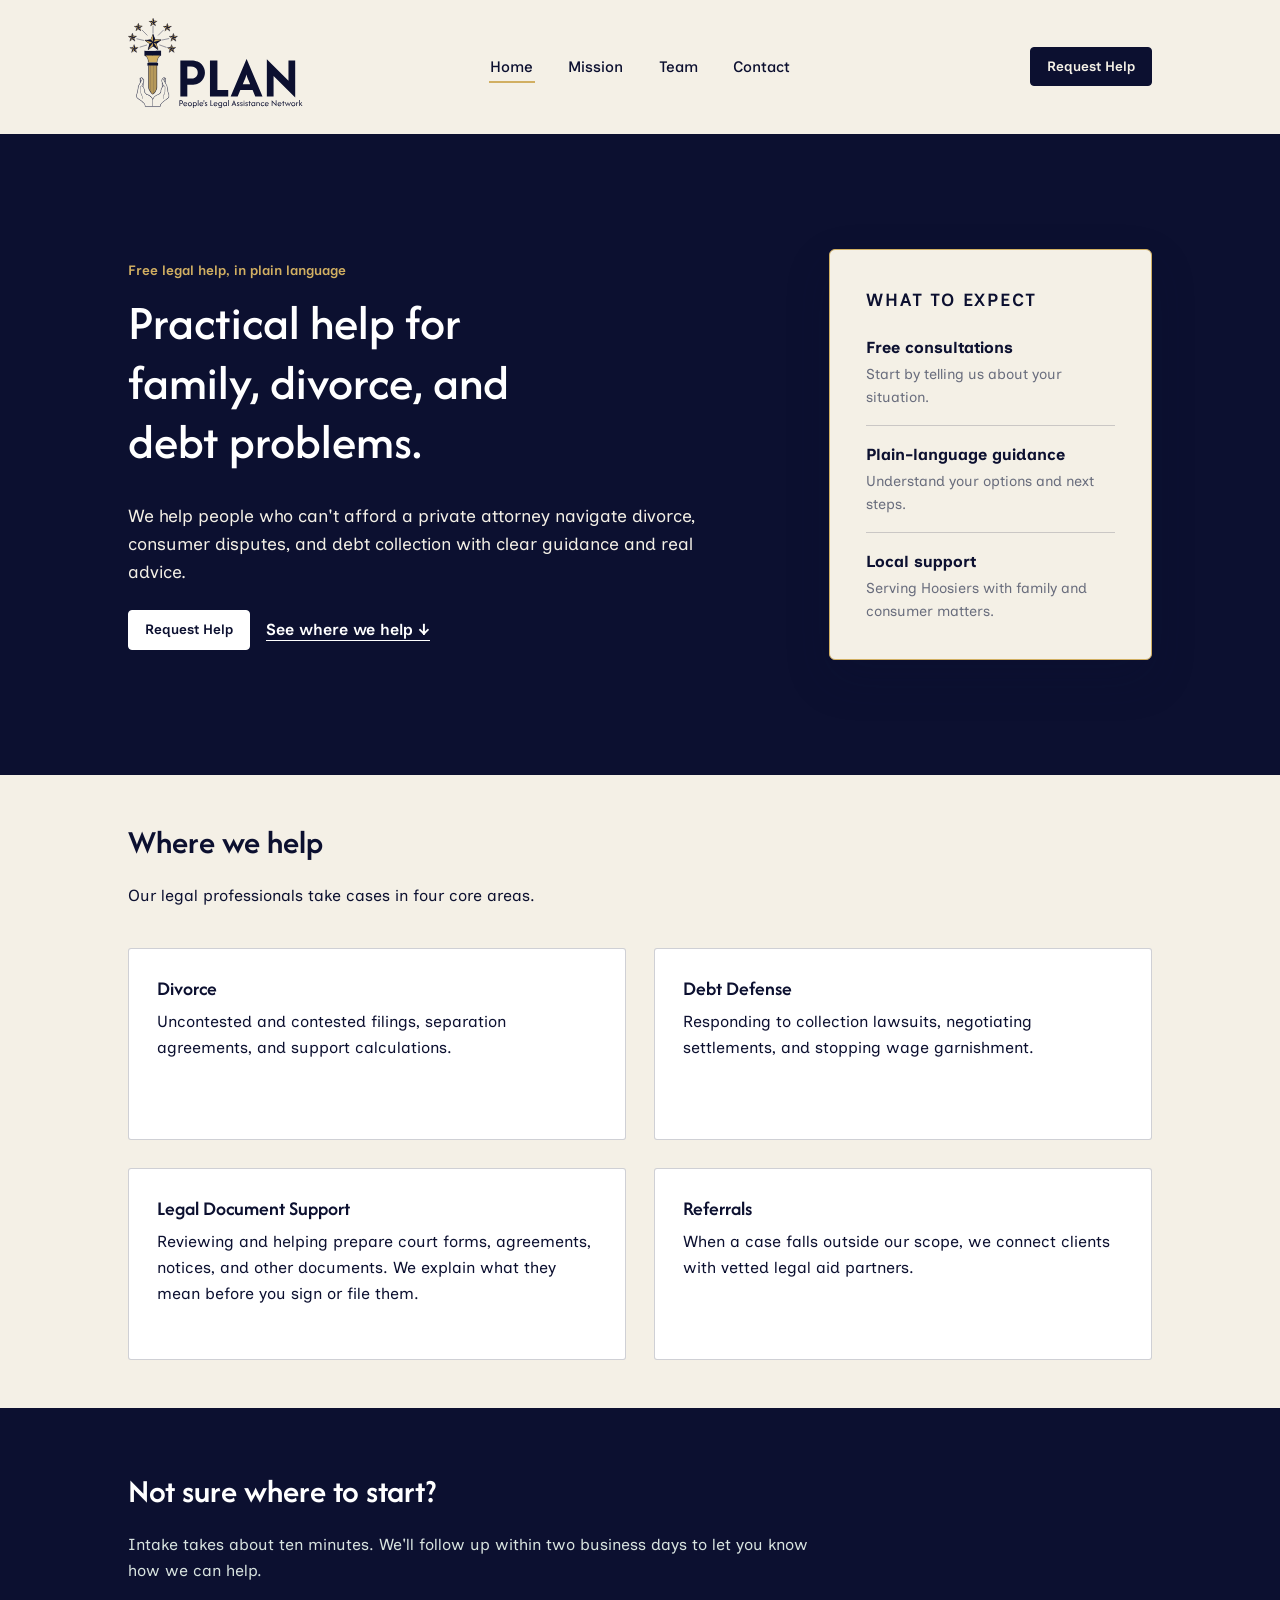
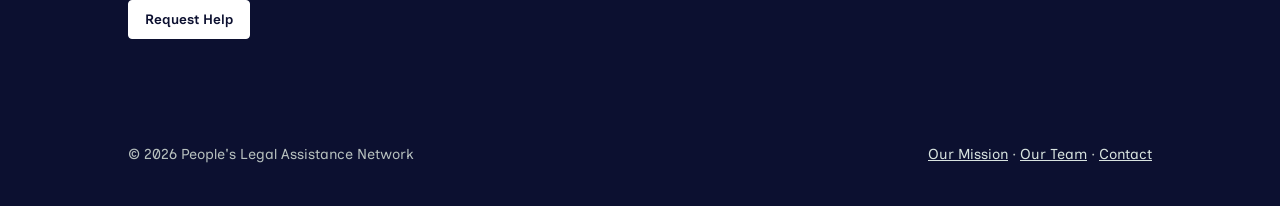
<file: index.html>
<!DOCTYPE html>
<html lang="en">
<head>
<meta charset="UTF-8">
<meta name="viewport" content="width=device-width, initial-scale=1.0">
<link rel="icon" href="assets/favicon.svg" type="image/svg+xml">
<meta name="robots" content="index, follow">
<meta property="og:title" content="Free Legal Help & Consultations | People's Legal Assistance Network" />
<meta property="og:description" content="Providing free legal aid for low-income residents across the seven-county area surrounding Bloomington, Indiana. Contact us today to check eligibility." />
<meta property="og:url" content="https://hoosierplan.org/" />
<meta property="og:type" content="website" />
<meta property="og:image" content="https://hoosierplan.org/assets/henderson_house_pic.png" />
<meta name="geo.region" content="US-[IN]" />
<meta name="geo.placename" content="[Bloomington]" />



<title>People's Legal Assistance Network</title>
<meta name="description" content="Get free legal services and advice from PLAN in Bloomington. We offer free legal advice in the areas of family and consumer law until 2027.">
<link rel="stylesheet" href="css/styles.css">
</head>
<body class="home-page">

<header class="site-header">
  <nav class="navbar">
    <a href="index.html" class="brand">
      <img src="assets/plan-primary-logo.svg" alt="People's Legal Assistance Network">
    </a>

    <button class="nav-toggle" aria-label="Open navigation" aria-expanded="false" aria-controls="primary-navigation">&#9776;</button>

    <ul class="nav-links" id="primary-navigation">
      <li><a href="index.html" aria-current="page">Home</a></li>
      <li><a href="mission.html">Mission</a></li>
      <li><a href="who-we-are.html">Team</a></li>
      <li><a href="contact.html">Contact</a></li>
    </ul>

    <div class="nav-actions">
      <a href="#" data-intake-link class="btn btn-primary">Request Help</a>
      <!-- <a href="#" data-schedule-link class="btn btn-primary">Schedule An Appointment</a> -->
    </div>
  </nav>
</header>

<main>

  <section class="hero">
    <div class="container hero-layout">
      <div class="hero-copy">
        <div class="hero-eyebrow">Free legal help, in plain language</div>
        <h1>Practical help for family, divorce, and debt problems.</h1>
        <p>We help people who can't afford a private attorney navigate divorce, consumer disputes, and debt collection with clear guidance and real advice.</p>
        <div class="hero-actions">
          <a href="#" data-intake-link class="btn btn-primary">Request Help</a>
          <a href="#services" class="hero-text-link">See where we help <span aria-hidden="true">&darr;</span></a>
        </div>
      </div>
      <aside class="hero-assurance" aria-label="What to expect">
        <p class="hero-assurance-label">What to expect</p>
        <ul>
          <li><strong>Free consultations</strong><span>Start by telling us about your situation.</span></li>
          <li><strong>Plain-language guidance</strong><span>Understand your options and next steps.</span></li>
          <li><strong>Local support</strong><span>Serving Hoosiers with family and consumer matters.</span></li>
        </ul>
      </aside>
    </div>
  </section>

  <section class="section" id="services">
    <div class="container">
      <div class="section-head">
        <h2>Where we help </h2>
        <p>Our legal professionals take cases in four core areas.</p>
      </div>
      <div class="grid grid-2 service-grid">
        <article class="card service-card">
          <h3>Divorce </h3>
          <p>Uncontested and contested filings, separation agreements, and support calculations.</p>
        </article>
        <article class="card service-card">
          <h3>Debt Defense </h3>
          <p>Responding to collection lawsuits, negotiating settlements, and stopping wage garnishment.</p>
        </article>
        <article class="card service-card">
          <h3>Legal Document Support</h3>
          <p>Reviewing and helping prepare court forms, agreements, notices, and other documents. We explain what they mean before you sign or file them.</p>
        </article>
        <article class="card service-card">
          <h3>Referrals </h3>
          <p>When a case falls outside our scope, we connect clients with vetted legal aid partners.</p>
        </article>
      </div>
    </div>
  </section>

  <section class="cta-band">
    <div class="container">
      <h2>Not sure where to start?</h2>
      <p>Intake takes about ten minutes. We'll follow up within two business days to let you know how we can help.</p>
      <a href="#" data-intake-link class="btn btn-primary">Request Help</a>
    </div>
  </section>

</main>

<footer class="site-footer">
  <div class="container footer-row">
     <span>&copy; 2026 People's Legal Assistance Network</span>
    <span><a href="mission.html">Our Mission</a> &middot; <a href="who-we-are.html">Our Team</a> &middot; <a href="contact.html">Contact</a></span>
  </div>
</footer>

<script src="js/script.js"></script>
</body>
</html>
</file>
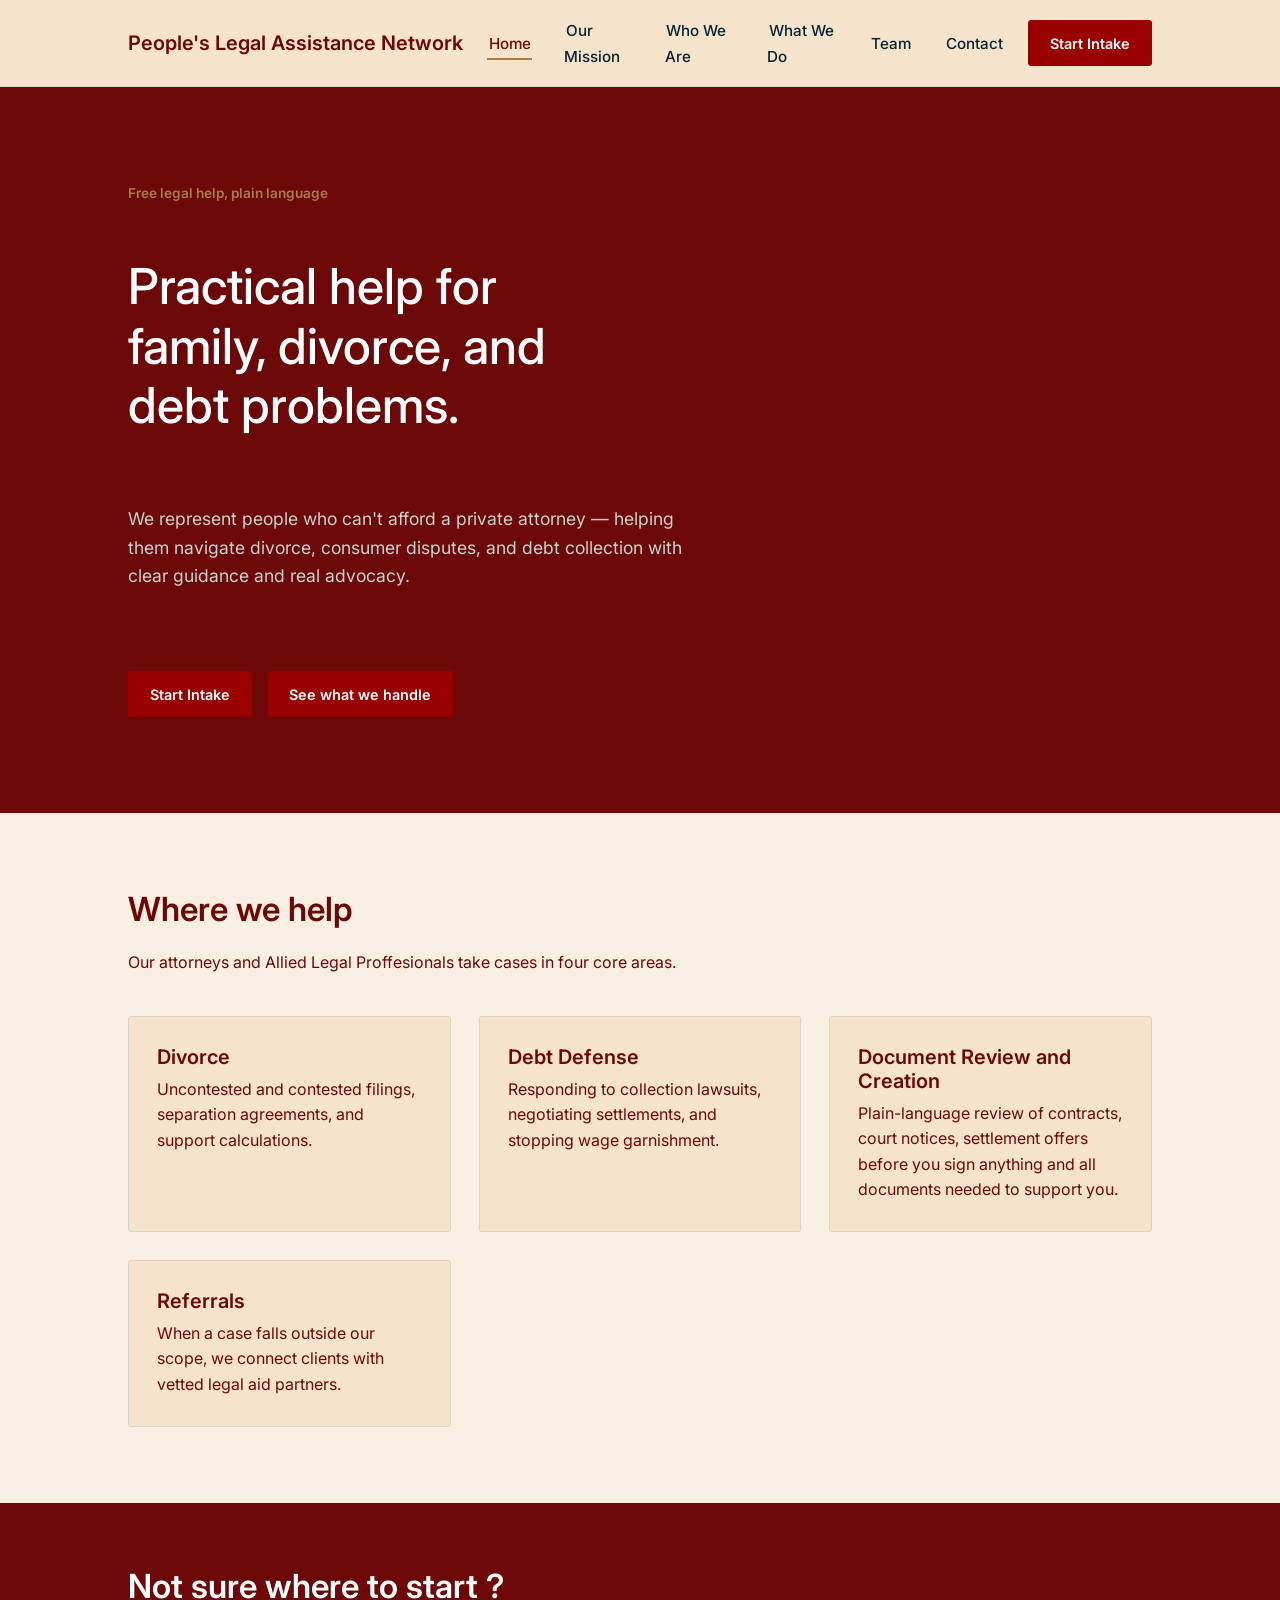
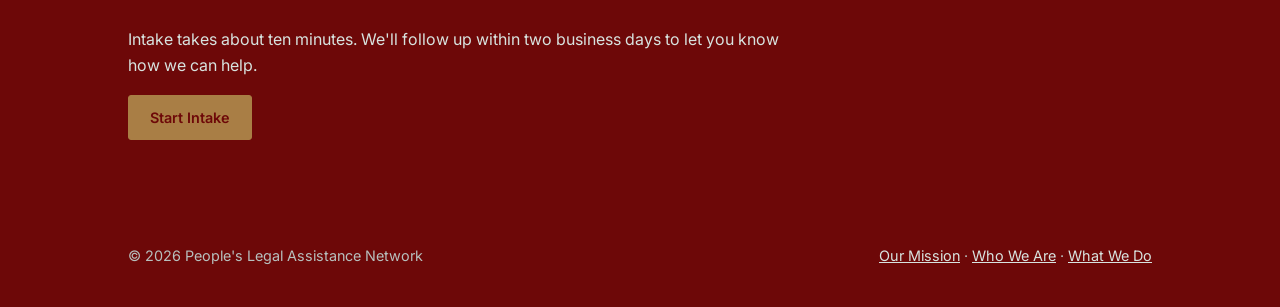
<file: TonyDesign/index.html>
<!DOCTYPE html>
<html lang="en">
<head>
<meta charset="UTF-8">
<meta name="viewport" content="width=device-width, initial-scale=1.0">
<title>Home | Family &amp; Consumer Law Clinic</title>
<link rel="stylesheet" href="css/styles.css">
</head>
<body>

<header class="site-header">
  <nav class="navbar">
    <a href="index.html" class="brand">People's Legal Assistance Network </a>

    <button class="nav-toggle" aria-label="Toggle navigation" aria-expanded="false">&#9776;</button>

    <ul class="nav-links">
      <li><a href="index.html" aria-current="page">Home</a></li>
      <li><a href="mission.html">Our Mission</a></li>
      <li><a href="who-we-are.html">Who We Are</a></li>
      <li><a href="what-we-do.html">What We Do</a></li>
      <li><a href="team.html">Team</a></li>
      <li><a href="contact.html">Contact</a></li>
    </ul>

    <div class="nav-actions">
      <a href="#" data-intake-link class="btn btn-primary">Start Intake</a>
    </div>
  </nav>
</header>

<main>

  <section class="hero">
    <div class="container">
      <div class="hero-eyebrow">Free legal help, plain language </div>
      <h1>Practical help for family, divorce, and debt problems. </h1>
      <p>We represent people who can't afford a private attorney — helping them navigate divorce, consumer disputes, and debt collection with clear guidance and real advocacy. </p>
      <div class="hero-actions">
        <a href="#" data-intake-link class="btn btn-primary">Start Intake</a>
        <a href="what-we-do.html" class="btn btn-primary">See what we handle</a>
      </div>
    </div>
  </section>

  <section class="section">
    <div class="container">
      <div class="section-head">
        <h2>Where we help </h2>
        <p>Our attorneys and Allied Legal Proffesionals take cases in four core areas.</p>
      </div>
      <div class="grid grid-3">
        <div class="card">
          <h3>Divorce </h3>
          <p>Uncontested and contested filings, separation agreements, and support calculations.</p>
        </div>
        <div class="card">
          <h3>Debt Defense </h3>
          <p>Responding to collection lawsuits, negotiating settlements, and stopping wage garnishment.</p>
        </div>
        <div class="card">
          <h3>Document Review and Creation </h3>
          <p>Plain-language review of contracts, court notices, settlement offers before you sign anything and all documents needed to support you.</p>
        </div>
        <div class="card">
          <h3>Referrals </h3>
          <p>When a case falls outside our scope, we connect clients with vetted legal aid partners.</p>
        </div>
      </div>
    </div>
  </section>

  <section class="cta-band">
    <div class="container">
      <h2>Not sure where to start ?</h2>
      <p>Intake takes about ten minutes. We'll follow up within two business days to let you know how we can help.</p>
      <a href="#" data-intake-link class="btn btn-primary">Start Intake</a>
    </div>
  </section>

</main>

<footer class="site-footer">
  <div class="container footer-row">
     <span>&copy; 2026 People's Legal Assistance Network</span>
    <span><a href="mission.html">Our Mission</a> &middot; <a href="who-we-are.html">Who We Are</a> &middot; <a href="what-we-do.html">What We Do</a></span>
  </div>
</footer>

<script src="js/script.js"></script>
</body>
</html>
</file>
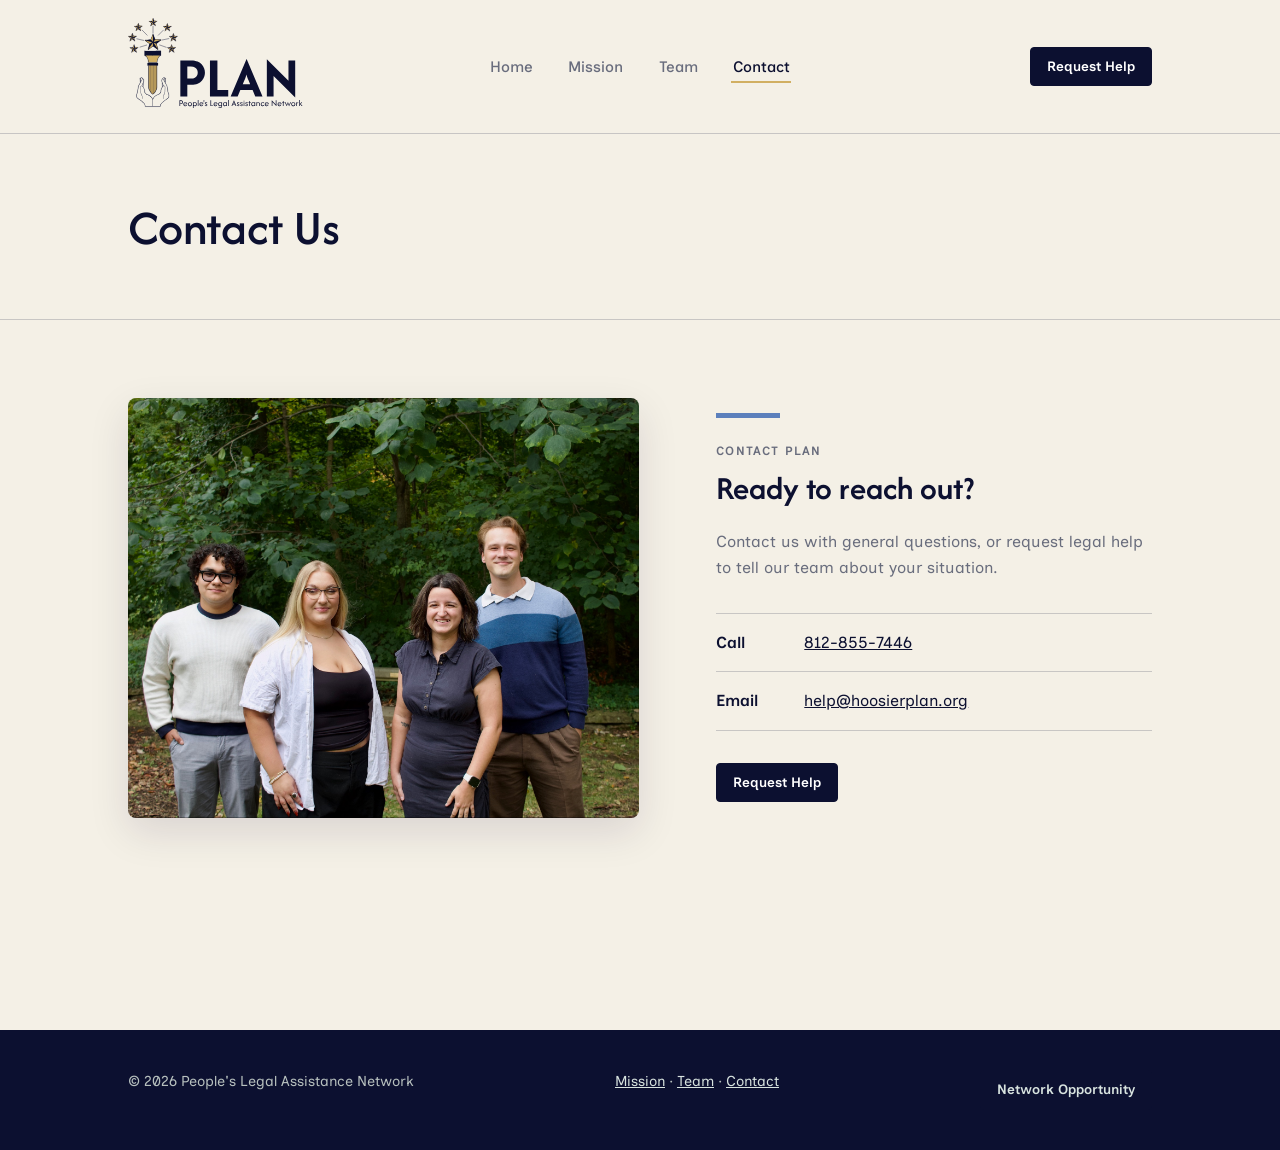
<file: contact.html>
<!DOCTYPE html>
<html lang="en">
<head>
<meta charset="UTF-8">
<meta name="viewport" content="width=device-width, initial-scale=1.0">
<link rel="icon" href="assets/favicon.svg" type="image/svg+xml">
<title>Contact | People's Legal Assistance Network</title>
<link rel="stylesheet" href="css/styles.css">
</head>
<body>

<header class="site-header">
  <nav class="navbar">
    <a href="index.html" class="brand">
      <img src="assets/plan-primary-logo.svg" alt="People's Legal Assistance Network">
    </a>


    <button class="nav-toggle" aria-label="Open navigation" aria-expanded="false" aria-controls="primary-navigation">&#9776;</button>

    <ul class="nav-links" id="primary-navigation">
      <li><a href="index.html">Home</a></li>
      <li><a href="mission.html">Mission</a></li>
      <li><a href="who-we-are.html">Team</a></li>
      <li><a href="contact.html" aria-current="page"> Contact </a></li>
    </ul>

    <div class="nav-actions">
      <a href="#" data-intake-link class="btn btn-primary">Request Help</a>
      <!-- <a href="#" data-schedule-link class="btn btn-primary">Schedule An Appointment</a> -->
    </div>
  </nav>
</header>

<section class="page-header">
    <div class="container">
      <h1>Contact Us </h1>
    </div>
  </section>


<main>
  <section class="section contact-section">
    <div class="container contact-layout">
      <div class="contact-image-wrap">
        <img src="assets/group_pic.jpg" alt="The PLAN office at Henderson House" class="contact-image">
      </div>
      <div class="contact-details">
        <p class="section-kicker">Contact PLAN</p>
        <h2>Ready to reach out?</h2>
        <p>Contact us with general questions, or request legal help to tell our team about your situation.</p>
        <ul class="contact-list">
          <li>
            <span class="contact-label">Call</span>
            <a href="tel:">812-855-7446</a>
          </li>
          <li>
            <span class="contact-label">Email</span>
            <a href="mailto:help@hoosierplan.org">help@hoosierplan.org</a>
          </li>
        </ul>
        <a href="#" data-intake-link class="btn btn-primary">Request Help</a>
      </div>
    </div>
  </section>
</main>



<footer class="site-footer">
  <div class="container footer-row">
    <span>&copy; 2026 People's Legal Assistance Network</span>
    <span><a href="mission.html">Mission</a> &middot; <a href="who-we-are.html">Team</a> &middot; <a href="contact.html">Contact</a></span>
    <a href="#" data-network-link class="btn btn-primary">Network Opportunity</a>
  </div>
  
</footer>

<script src="js/script.js"></script>
</body>
</html>
</file>
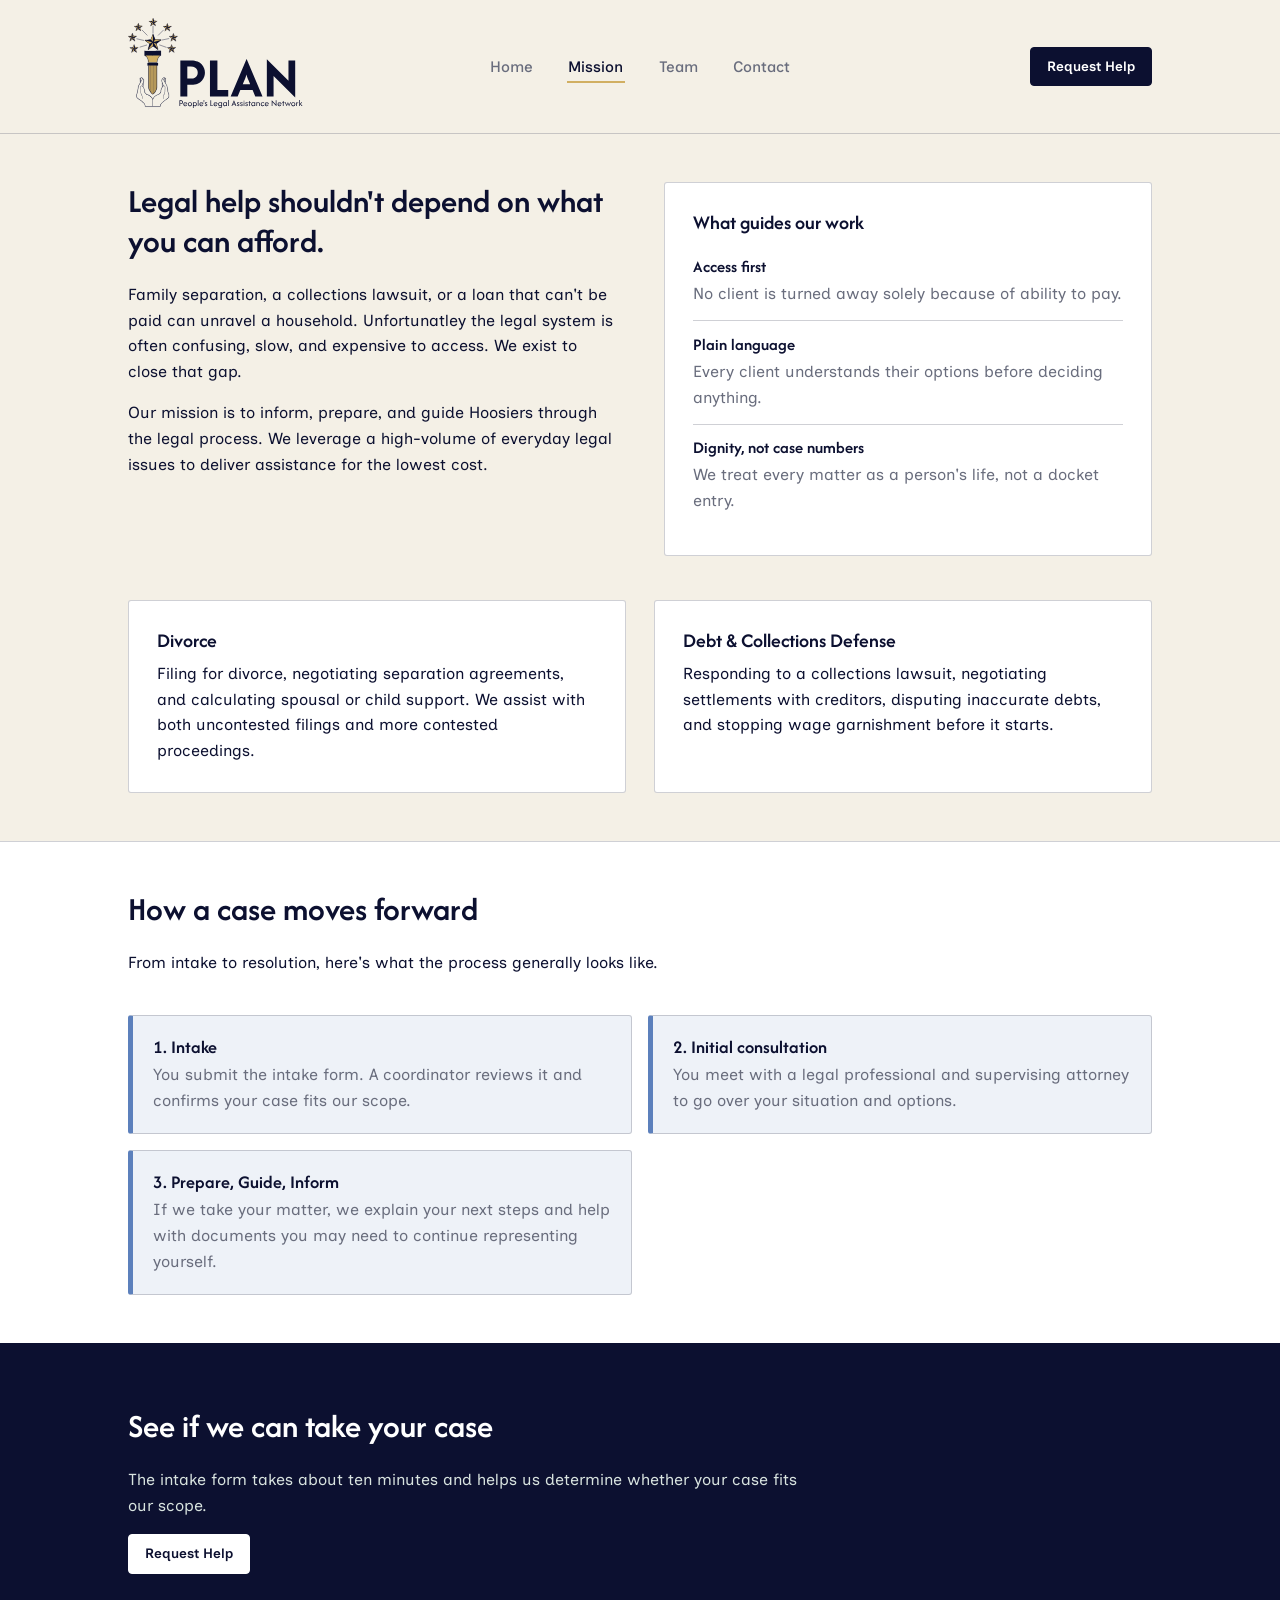
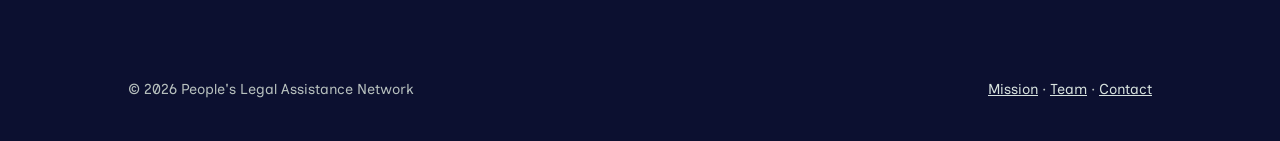
<file: mission.html>
<!DOCTYPE html>
<html lang="en">
<head>
<meta charset="UTF-8">
<meta name="viewport" content="width=device-width, initial-scale=1.0">
<link rel="icon" href="assets/favicon.svg" type="image/svg+xml">
<title>Our Mission | Family &amp; Consumer Law Clinic</title>
<link rel="stylesheet" href="css/styles.css">
</head>
<body>

<header class="site-header">
  <nav class="navbar">
    <a href="index.html" class="brand">
      <img src="assets/plan-primary-logo.svg" alt="People's Legal Assistance Network">
    </a>

    <!-- <span>Family &amp; Consumer Law</span> -->

    <button class="nav-toggle" aria-label="Open navigation" aria-expanded="false" aria-controls="primary-navigation">&#9776;</button>

    <ul class="nav-links" id="primary-navigation">
      <li><a href="index.html">Home</a></li>
      <li><a href="mission.html" aria-current="page">Mission</a></li>
      <li><a href="who-we-are.html">Team</a></li>
      <li><a href="contact.html">Contact</a></li>
    </ul>

    <div class="nav-actions">
      <a href="#" data-intake-link class="btn btn-primary">Request Help</a>
      <!-- <a href="#" data-schedule-link class="btn btn-primary">Schedule An Appointment</a> -->
    </div>
  </nav>
</header>

<main>
  <section class="section mission-intro">
    <div class="container two-col">
      <div>
        <h2>Legal help shouldn't depend on what you can afford. </h2>
        <p>Family separation, a collections lawsuit, or a loan that can't be paid can unravel a household. Unfortunatley the legal system is often confusing, slow, and expensive to access. We exist to close that gap. </p>
        <p>Our mission is to inform, prepare, and guide Hoosiers through the legal process. We leverage a high-volume of everyday legal issues to deliver assistance for the lowest cost. </p>
      </div>
      <div class="card">
        <h3>What guides our work </h3>
        <ul class="list-plain">
          <li>
            <h3>Access first</h3>
            <p>No client is turned away solely because of ability to pay. </p>
          </li>
          <li>
            <h3>Plain language</h3>
            <p>Every client understands their options before deciding anything. </p>
          </li>
          <li>
            <h3>Dignity, not case numbers</h3>
            <p>We treat every matter as a person's life, not a docket entry. </p>
          </li>
        </ul>
      </div>
    </div>
    <div class="container mission-services">
      <div class="grid grid-2">
        <div class="card">
          <h3>Divorce </h3>
          <p>Filing for divorce, negotiating separation agreements, and calculating spousal or child support. We assist with both uncontested filings and more contested proceedings.</p>
        </div>
        <div class="card">
          <h3>Debt &amp; Collections Defense </h3>
          <p>Responding to a collections lawsuit, negotiating settlements with creditors, disputing inaccurate debts, and stopping wage garnishment before it starts.</p>
        </div>

      </div>
    </div>
  </section>

  <section class="section section-alt">
    <div class="container">
      <div class="section-head">
        <h2>How a case moves forward </h2>
        <p>From intake to resolution, here's what the process generally looks like.</p>
      </div>
      <ul class="list-plain process-list">
        <li>
          <h3>1. Intake </h3>
          <p>You submit the intake form. A coordinator reviews it and confirms your case fits our scope.</p>
        </li>
        <li>
          <h3>2. Initial consultation </h3>
          <p>You meet with a legal professional and supervising attorney to go over your situation and options.</p>
        </li>
        <li>
          <h3>3. Prepare, Guide, Inform </h3>
          <p>If we take your matter, we explain your next steps and help with documents you may need to continue representing yourself.</p>
        </li>
      </ul>
    </div>
  </section>

  <section class="cta-band">
    <div class="container">
      <h2>See if we can take your case</h2>
      <p>The intake form takes about ten minutes and helps us determine whether your case fits our scope.</p>
      <a href="#" data-intake-link class="btn btn-primary">Request Help</a>
    </div>
  </section>

</main>

<footer class="site-footer">
  <div class="container footer-row">
    <span>&copy; 2026 People's Legal Assistance Network</span>
    <span><a href="mission.html">Mission</a> &middot; <a href="who-we-are.html">Team</a> &middot; <a href="contact.html">Contact</a></span>
  </div>
</footer>

<script src="js/script.js"></script>
</body>
</html>
</file>
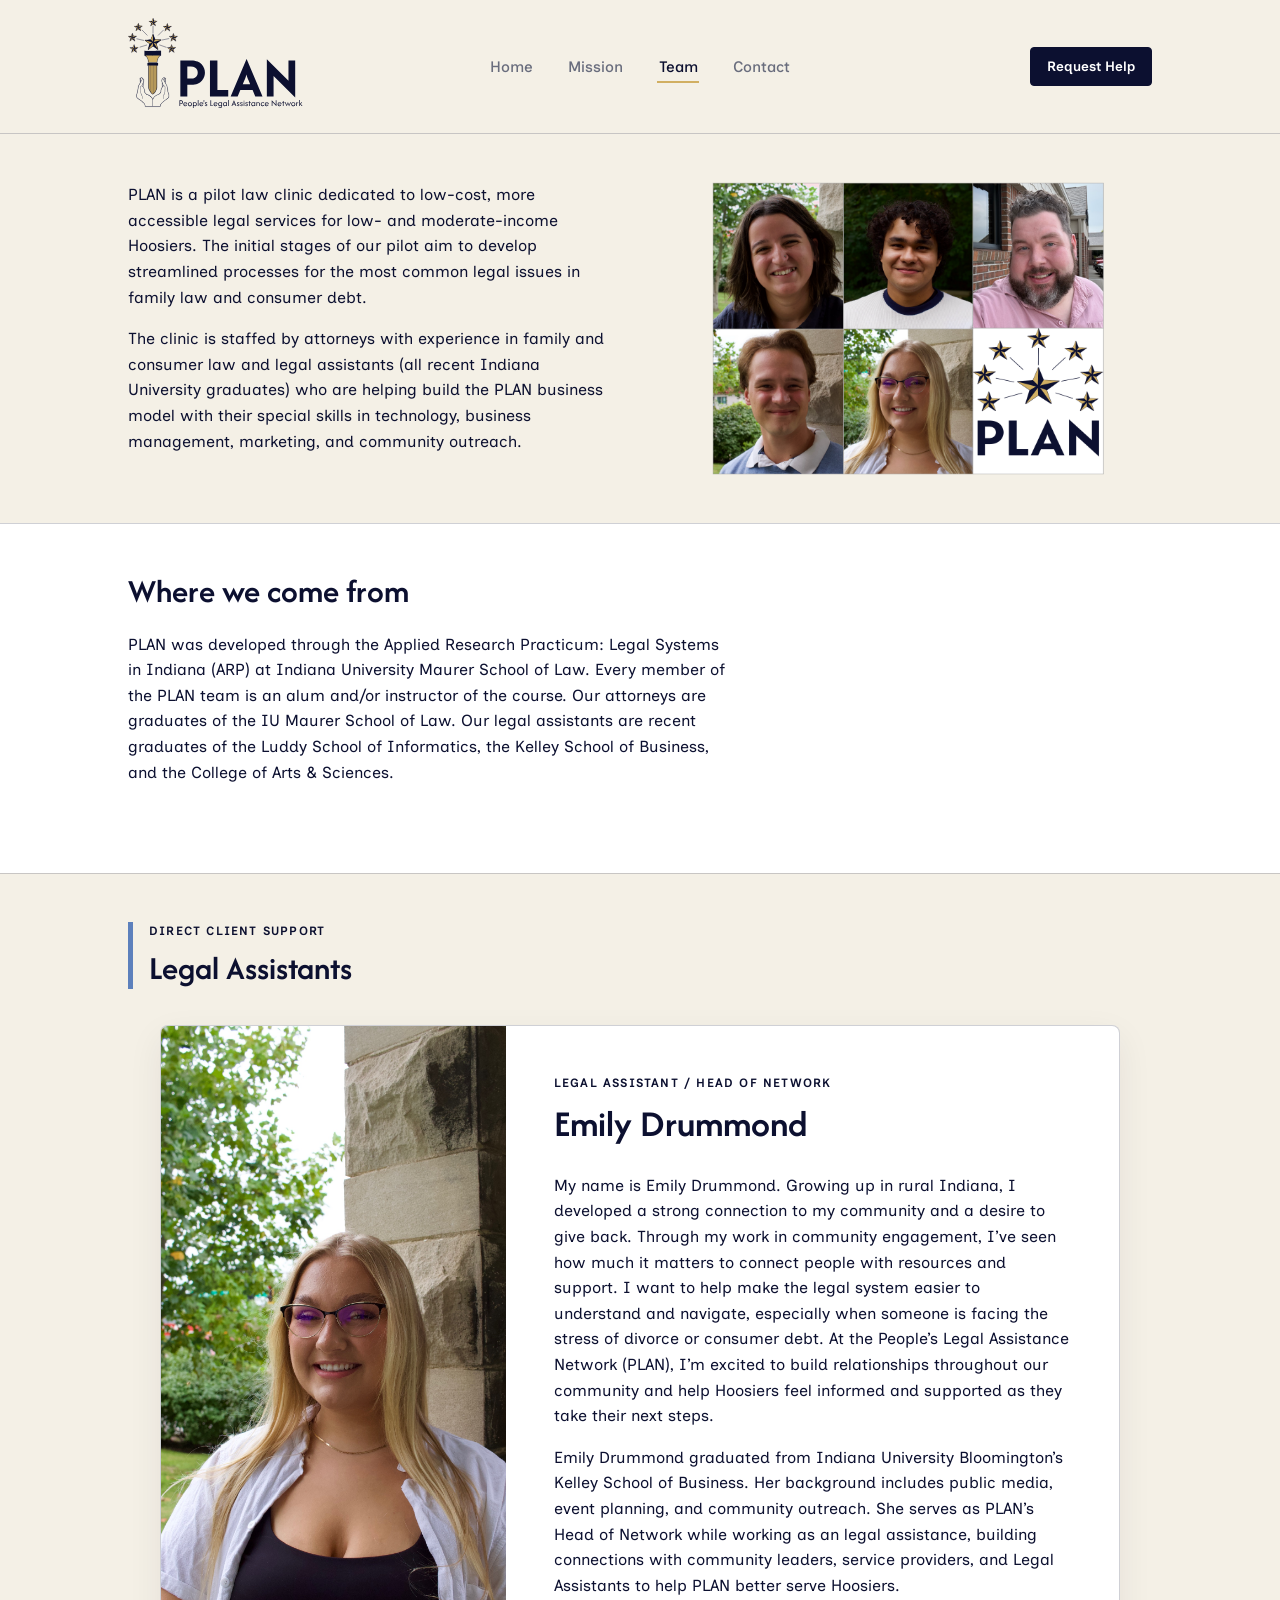
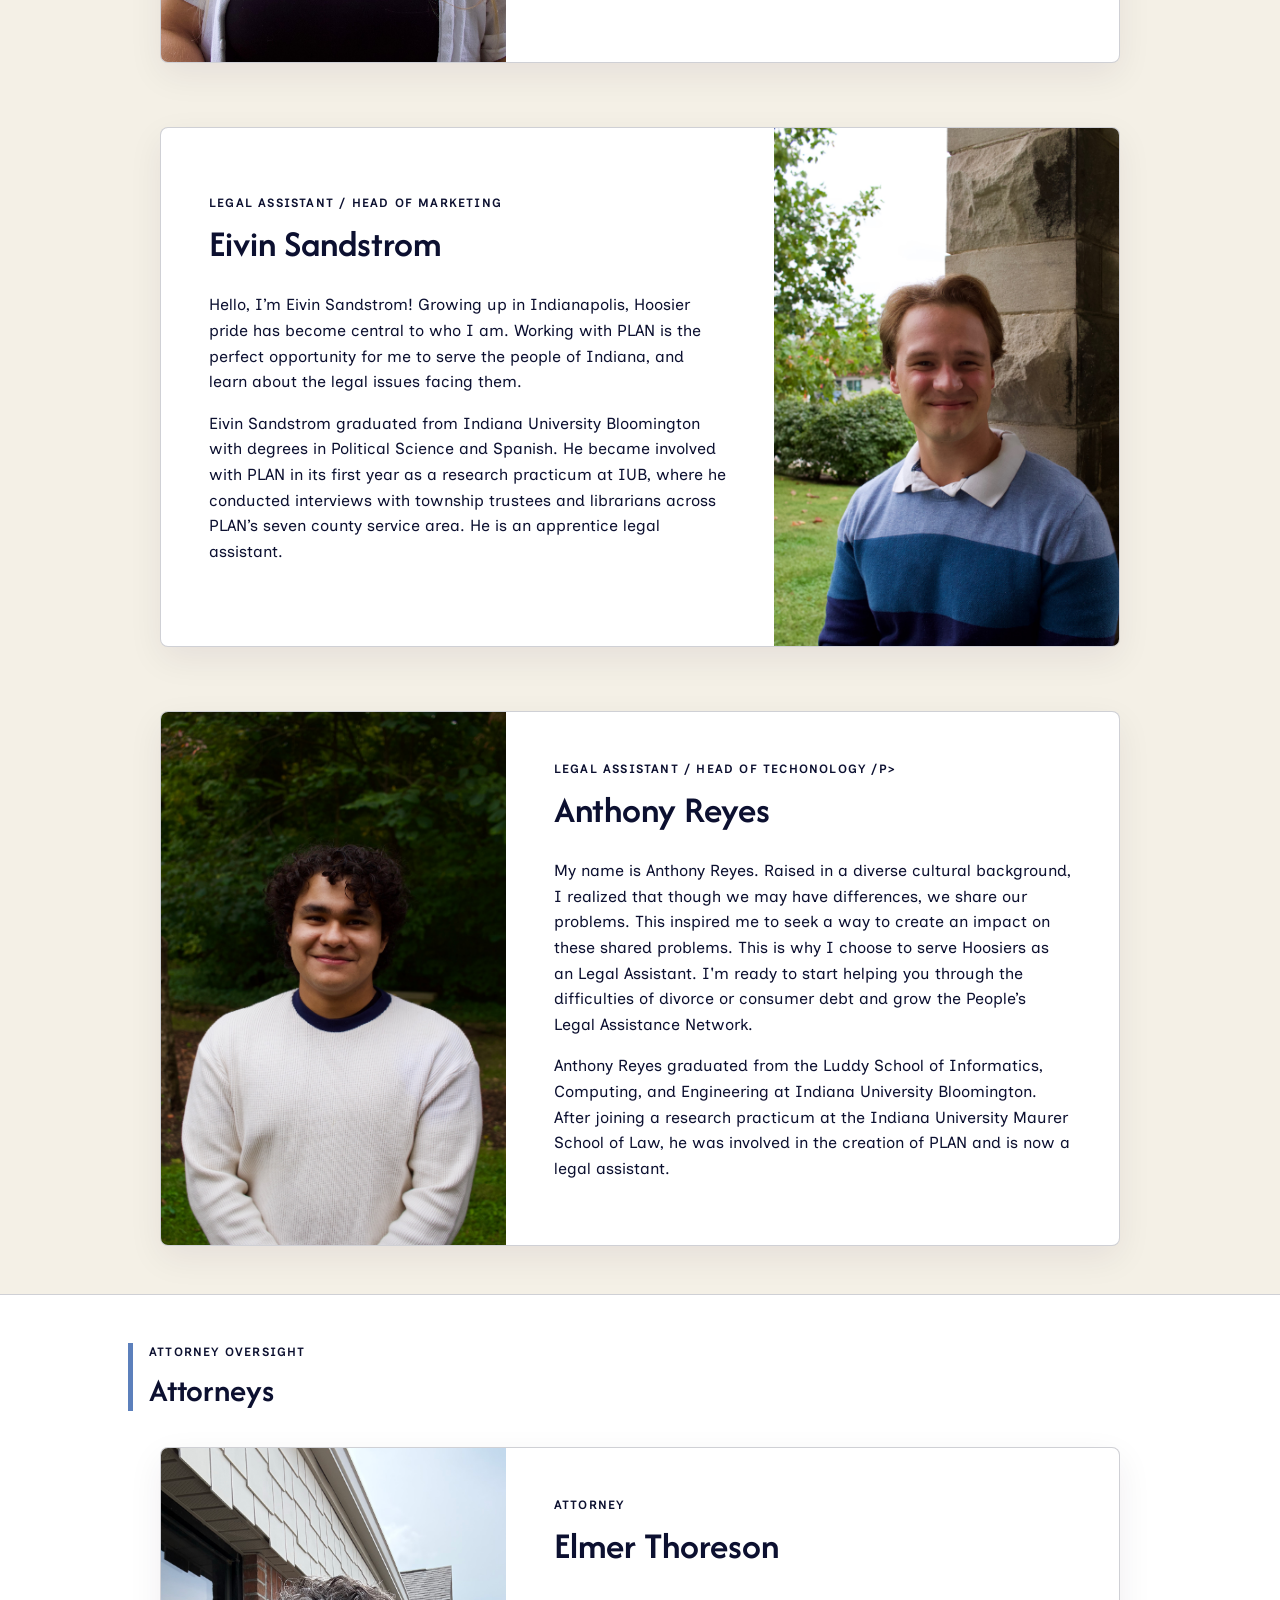
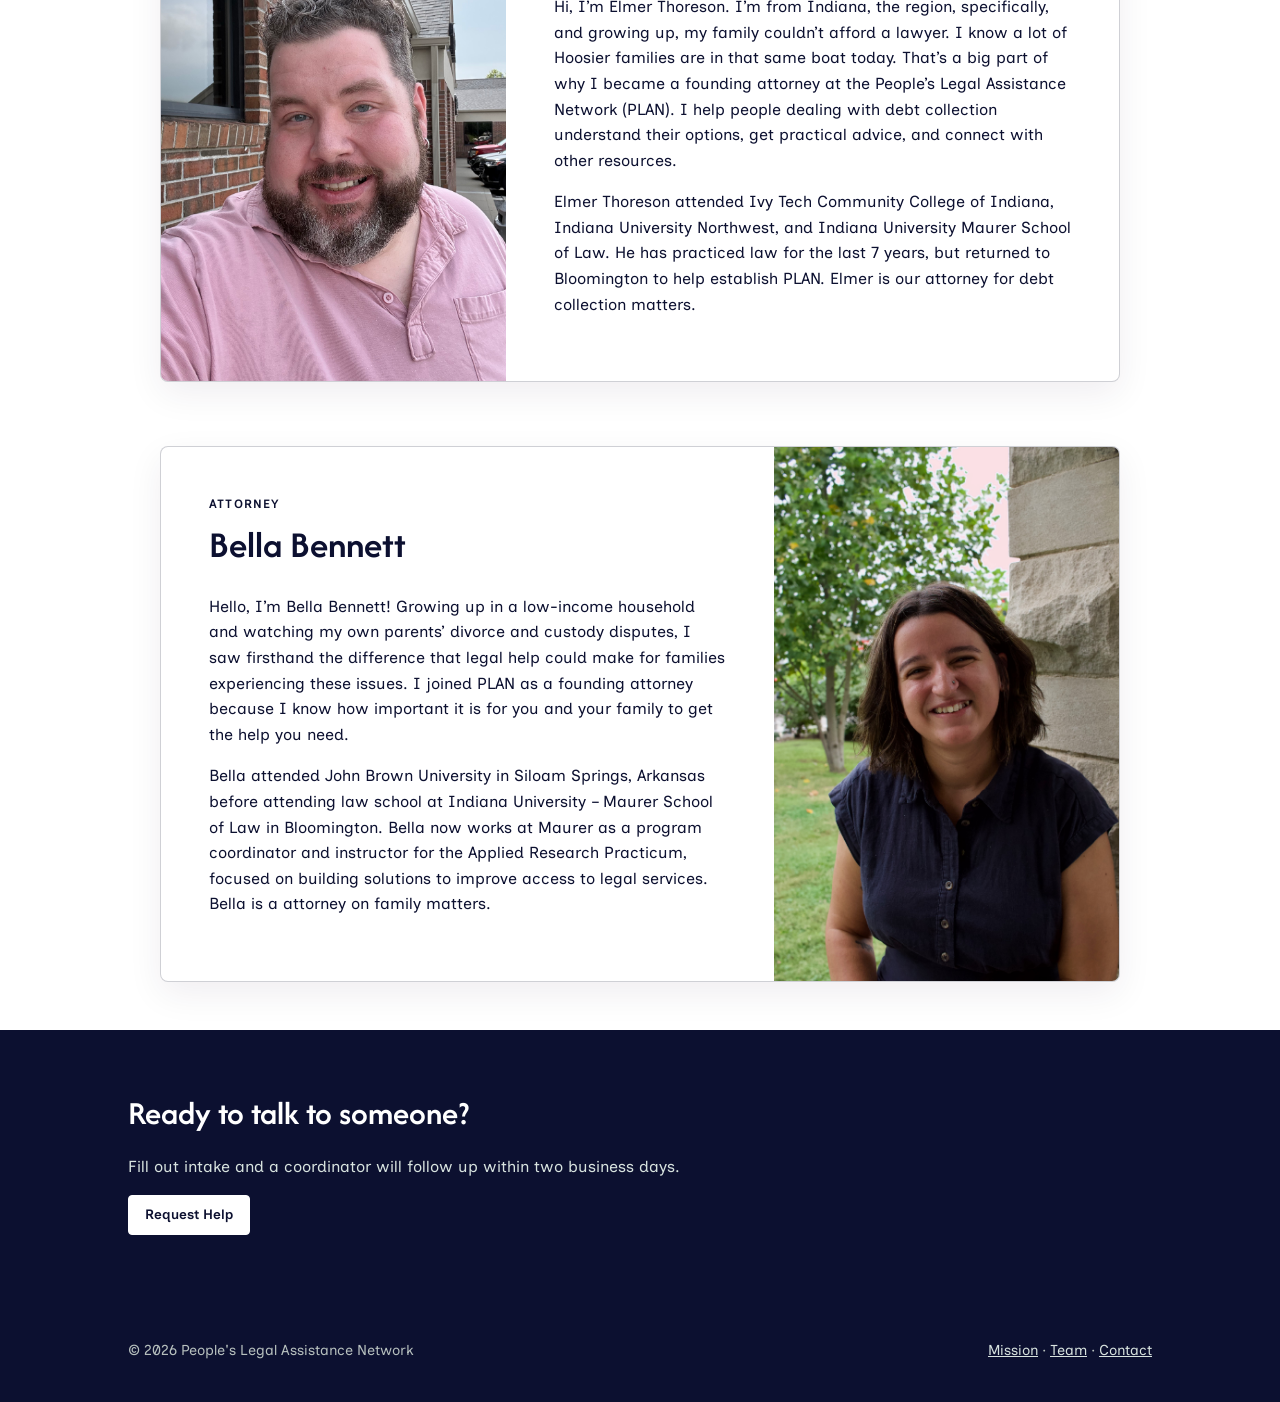
<file: who-we-are.html>
<!DOCTYPE html>
<html lang="en">
<head>
<meta charset="UTF-8">
<meta name="viewport" content="width=device-width, initial-scale=1.0">
<link rel="icon" href="assets/favicon.svg" type="image/svg+xml">
<title>Who We Are | Family &amp; Consumer Law Clinic</title>
<link rel="stylesheet" href="css/styles.css">
</head>
<body>

<header class="site-header">
  <nav class="navbar">
    <a href="index.html" class="brand">
      <img src="assets/plan-primary-logo.svg" alt="People's Legal Assistance Network">
    </a>


    <button class="nav-toggle" aria-label="Open navigation" aria-expanded="false" aria-controls="primary-navigation">&#9776;</button>

    <ul class="nav-links" id="primary-navigation">
      <li><a href="index.html">Home</a></li>
      <li><a href="mission.html">Mission</a></li>
      <li><a href="who-we-are.html" aria-current="page">Team</a></li>
      <li><a href="contact.html">Contact</a></li>
    </ul>

    <div class="nav-actions">
      <a href="#" data-intake-link class="btn btn-primary">Request Help</a>
      <!-- <a href="#" data-schedule-link class="btn btn-primary">Schedule An Appointment</a> -->
    </div>
  </nav>
</header>

<main>


  <section class="section">
    <div class="container two-col">
      <div>
        <p>PLAN is a pilot law clinic dedicated to low-cost, more accessible legal services for low- and moderate-income Hoosiers. The initial stages of our pilot aim to develop streamlined processes for the most common legal issues in family law and consumer debt. </p> 
        <p>The clinic is staffed by attorneys with experience in family and consumer law and legal assistants (all recent Indiana University graduates) who are helping build the PLAN business model with their special skills in technology, business management, marketing, and community outreach. </p>
      </div>
      <div class = 'container'>
        <img src="assets/Team-Graphic.png" alt="">
      </div>
    </div>
  </section>

  <section class="section section-alt">
    <div class="container">
      <div class="section-head">
        <h2>Where we come from </h2>
        <p>PLAN was developed through the Applied Research Practicum: Legal Systems in Indiana (ARP) at Indiana University Maurer School of Law.  Every member of the PLAN team is an alum and/or instructor of the course.  Our attorneys are graduates of the IU Maurer School of Law. Our legal assistants are recent graduates of the Luddy School of Informatics, the Kelley School of Business, and the College of Arts & Sciences. </p>
      </div>
    </div>
  </section>

  <section class="section team-group" aria-labelledby="legal-professionals-title">
    <div class="container">
      <div class="team-group-heading">
        <p class="section-kicker">Direct client support</p>
        <h2 id="legal-professionals-title">Legal Assistants</h2>
      </div>

      <div class="profile-list">
        <article class="profile-card">
          <img src="assets/emily_profile.jpg" alt="Emily Drummond, Legal Assistant" class="profile-image">
          <div class="profile-bio">
            <p class="profile-role">Legal Assistant / Head of Network</p>
            <h3>Emily Drummond</h3>
            <p>My name is Emily Drummond. Growing up in rural Indiana, I developed a strong connection to my community and a desire to give back. Through my work in community engagement, I’ve seen how much it matters to connect people with resources and support. I want to help make the legal system easier to understand and navigate, especially when someone is facing the stress of divorce or consumer debt. At the People’s Legal Assistance Network (PLAN), I’m excited to build relationships throughout our community and help Hoosiers feel informed and supported as they take their next steps.</p>
            <p>Emily Drummond graduated from Indiana University Bloomington’s Kelley School of Business. Her background includes public media, event planning, and community outreach. She serves as PLAN’s Head of Network while working as an legal assistance, building connections with community leaders, service providers, and Legal Assistants to help PLAN better serve Hoosiers.
</p>
          </div>
        </article>

        <article class="profile-card profile-card--reverse">
          <img src="assets/eivin_profile.jpg" alt="Eivin Sandstrom, Legal Assistant" class="profile-image">
          <div class="profile-bio">
            <p class="profile-role">Legal Assistant / Head of Marketing</p>
            <h3>Eivin Sandstrom</h3>
            <p>Hello, I’m Eivin Sandstrom! Growing up in Indianapolis, Hoosier pride has become central to who I am. Working with PLAN is the perfect opportunity for me to serve the people of Indiana, and learn about the legal issues facing them. </p>
            <p>Eivin Sandstrom graduated from Indiana University Bloomington with degrees in Political Science and Spanish. He became involved with PLAN in its first year as a research practicum at IUB, where he conducted interviews with township trustees and librarians across PLAN’s seven county service area. He is an apprentice legal assistant.  </p>
          </div>
        </article>

        <article class="profile-card">
          <img src="assets/tony_profile1.jpg" alt="Anthony Reyes, Legal Assistant" class="profile-image profile-image--anthony">
          <div class="profile-bio">
            <p class="profile-role">Legal Assistant / Head of Techonology /p>
            <h3>Anthony Reyes</h3>
            <p>My name is Anthony Reyes. Raised in a diverse cultural background, I realized that though we may have differences, we share our problems. This inspired me to seek a way to create an impact on these shared problems. This is why I choose to serve Hoosiers as an  Legal Assistant. I'm ready to start helping you through the difficulties of divorce or consumer debt and grow the People’s Legal Assistance Network.</p>
            <p>Anthony Reyes graduated from the Luddy School of Informatics, Computing, and Engineering at Indiana University Bloomington. After joining a research practicum at the Indiana University Maurer School of Law, he was involved in the creation of PLAN and is now a legal assistant.</p>
          </div>
        </article>
      </div>
    </div>
  </section>

  <section class="section section-alt team-group" aria-labelledby="supervising-lawyers-title">
    <div class="container">
      <div class="team-group-heading">
        <p class="section-kicker">Attorney oversight</p>
        <h2 id="supervising-lawyers-title">Attorneys</h2>
      </div>

      <div class="profile-list">
        <article class="profile-card">
          <img src="assets/elmer_profile.jpeg" alt="Elmer Thoreson, supervising lawyer" class="profile-image">
          <div class="profile-bio">
            <p class="profile-role">Attorney </p>
            <h3>Elmer Thoreson</h3>
            <p>Hi, I’m Elmer Thoreson. I’m from Indiana, the region, specifically, and growing up, my family couldn’t afford a lawyer. I know a lot of Hoosier families are in that same boat today. That’s a big part of why I became a founding attorney at the People’s Legal Assistance Network (PLAN). I help people dealing with debt collection understand their options, get practical advice, and connect with other resources.</p>
            <p>Elmer Thoreson attended Ivy Tech Community College of Indiana, Indiana University Northwest, and Indiana University Maurer School of Law. He has practiced law for the last 7 years, but returned to Bloomington to help establish PLAN. Elmer is our attorney for debt collection matters.</p>
          </div>
        </article>

        <article class="profile-card profile-card--reverse">
          <img src="assets/bella_profile.jpg" alt="Bella Bennett, supervising lawyer" class="profile-image">
          <div class="profile-bio">
            <p class="profile-role">Attorney</p>
            <h3>Bella Bennett</h3>
            <p >Hello, I’m Bella Bennett! Growing up in a low-income household and watching my own parents’ divorce and custody disputes, I saw firsthand the difference that legal help could make for families experiencing these issues. I joined PLAN as a founding attorney because I know how important it is for you and your family to get the help you need.  </p>
            <p>Bella attended John Brown University in Siloam Springs, Arkansas before attending law school at Indiana University – Maurer School of Law in Bloomington. Bella now works at Maurer as a program coordinator and instructor for the Applied Research Practicum, focused on building solutions to improve access to legal services. Bella is a attorney on family matters.</p>
          </div>
        </article>
      </div>
    </div>
  </section>

  <section class="cta-band">
    <div class="container">
      <h2>Ready to talk to someone? </h2>
      <p>Fill out intake and a coordinator will follow up within two business days.</p>
      <a href="#" data-intake-link class="btn btn-primary">Request Help</a>
    </div>
  </section>

</main>

<footer class="site-footer">
  <div class="container footer-row">
      <span>&copy; 2026 People's Legal Assistance Network</span>
    <span><a href="mission.html">Mission</a> &middot; <a href="who-we-are.html">Team</a> &middot; <a href="contact.html">Contact</a></span>
  </div>
</footer>

<script src="js/script.js"></script>
</body>
</html>
</file>
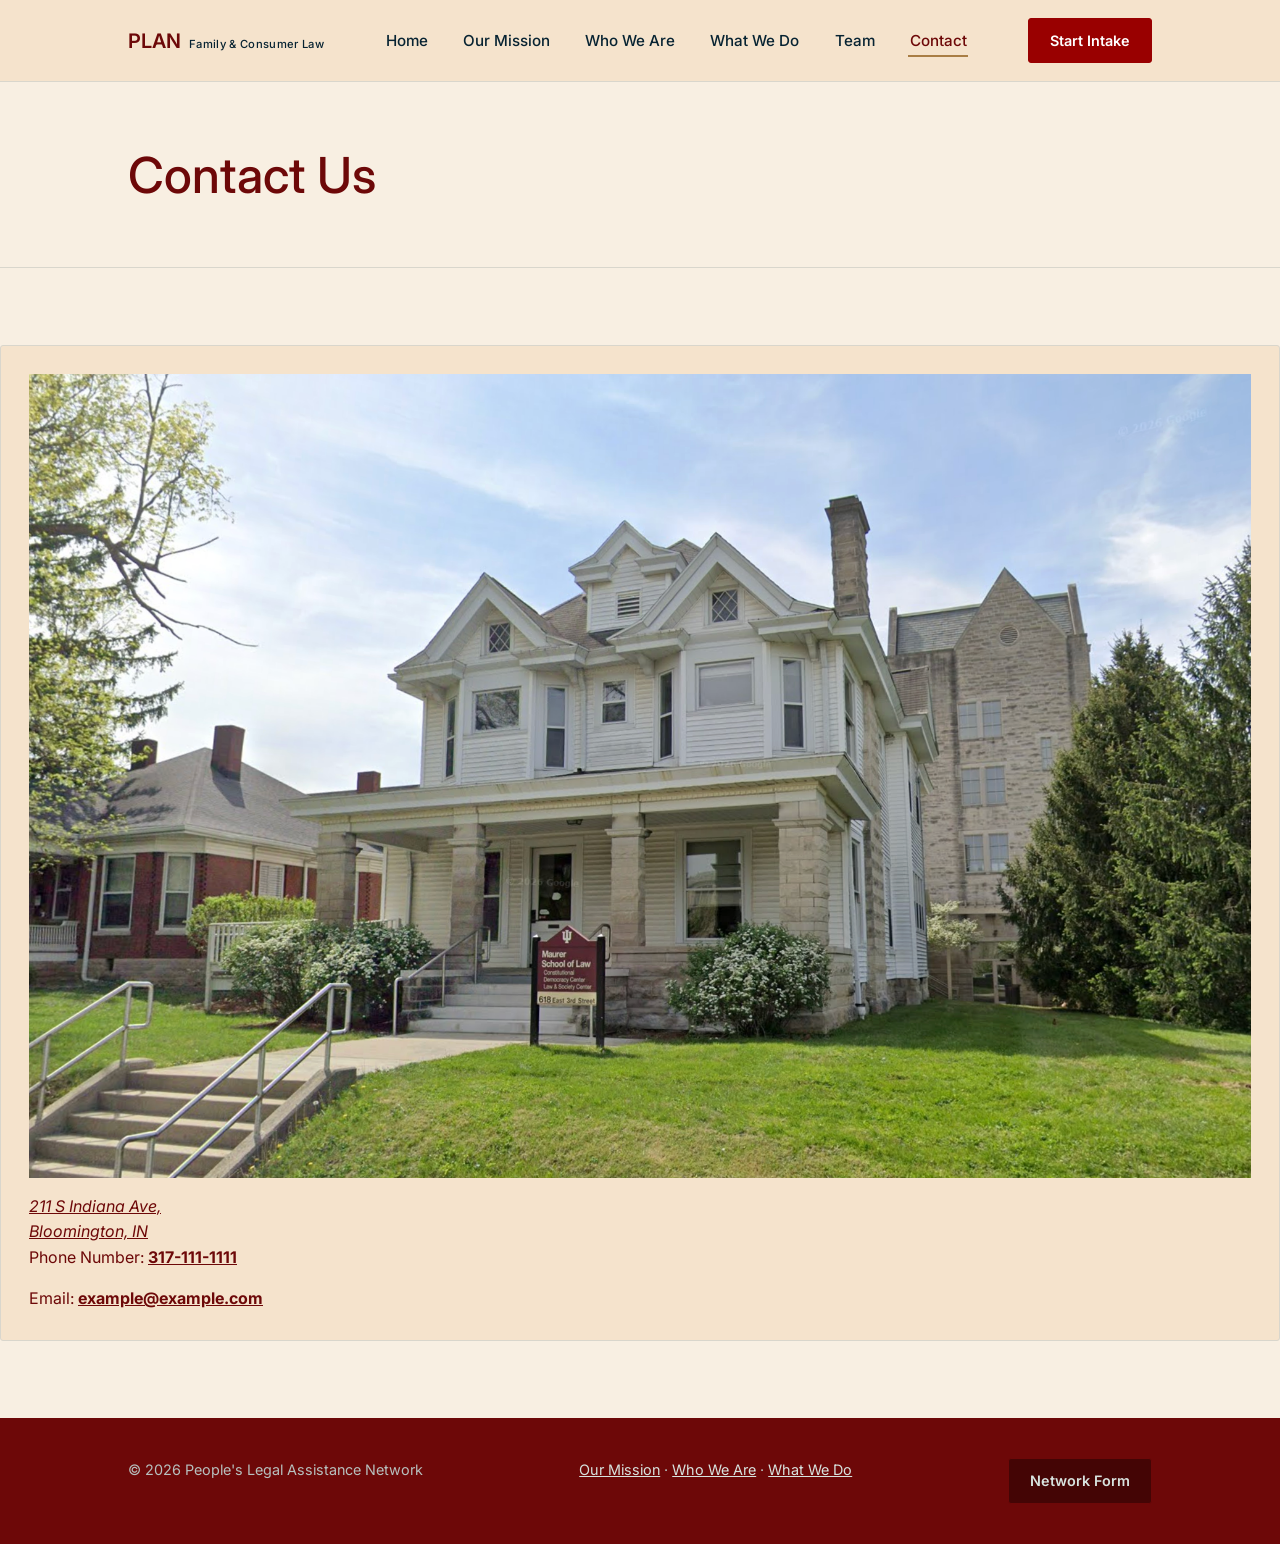
<file: TonyDesign/contact.html>
<!DOCTYPE html>
<html lang="en">
<head>
<meta charset="UTF-8">
<meta name="viewport" content="width=device-width, initial-scale=1.0">
<title>Our Mission | Family &amp; Consumer Law Clinic</title>
<link rel="stylesheet" href="css/styles.css">
</head>
<body>

<header class="site-header">
  <nav class="navbar">
    <a href="index.html" class="brand">PLAN <span>Family &amp; Consumer Law</span></a>

    <button class="nav-toggle" aria-label="Toggle navigation" aria-expanded="false">&#9776;</button>

    <ul class="nav-links">
      <li><a href="index.html">Home</a></li>
      <li><a href="mission.html">Our Mission</a></li>
      <li><a href="who-we-are.html">Who We Are</a></li>
      <li><a href="what-we-do.html">What We Do</a></li>
      <li><a href="team.html" >Team </a></li>
      <li><a href="contact.html" aria-current="page"> Contact </a></li>
    </ul>

    <div class="nav-actions">
      <a href="#" data-intake-link class="btn btn-primary">Start Intake</a>
    </div>
  </nav>
</header>

<section class="page-header">
    <div class="container">
      <h1>Contact Us </h1>
    </div>
  </section>


<section class = "section">
    <div class = "card">
        <img src="assets/henderson_house_pic.png" >
        <p></p>
        <address>
            <a href="https://maps.app.goo.gl/jDVmDyfh5vLcfMVy9" target="_blank">
                211 S Indiana Ave,<br>
                Bloomington, IN
            </a>
        </address>
        <p>Phone Number: <a href="tel:3176528021"> <b>317-111-1111</b></a> </p>
        <p>Email:  <a href="mailto:antreye@iu.edu"><b>example@example.com</b></a> </p>

    </div>


</section>



<footer class="site-footer">
  <div class="container footer-row">
    <span>&copy; 2026 People's Legal Assistance Network</span>
    <span><a href="mission.html">Our Mission</a> &middot; <a href="who-we-are.html">Who We Are</a> &middot; <a href="what-we-do.html">What We Do</a></span>
    <a href="#" data-network-link class="btn btn-secondary">Network Form</a>
  </div>
  
</footer>

<script src="js/script.js"></script>
</body>
</html>
</file>
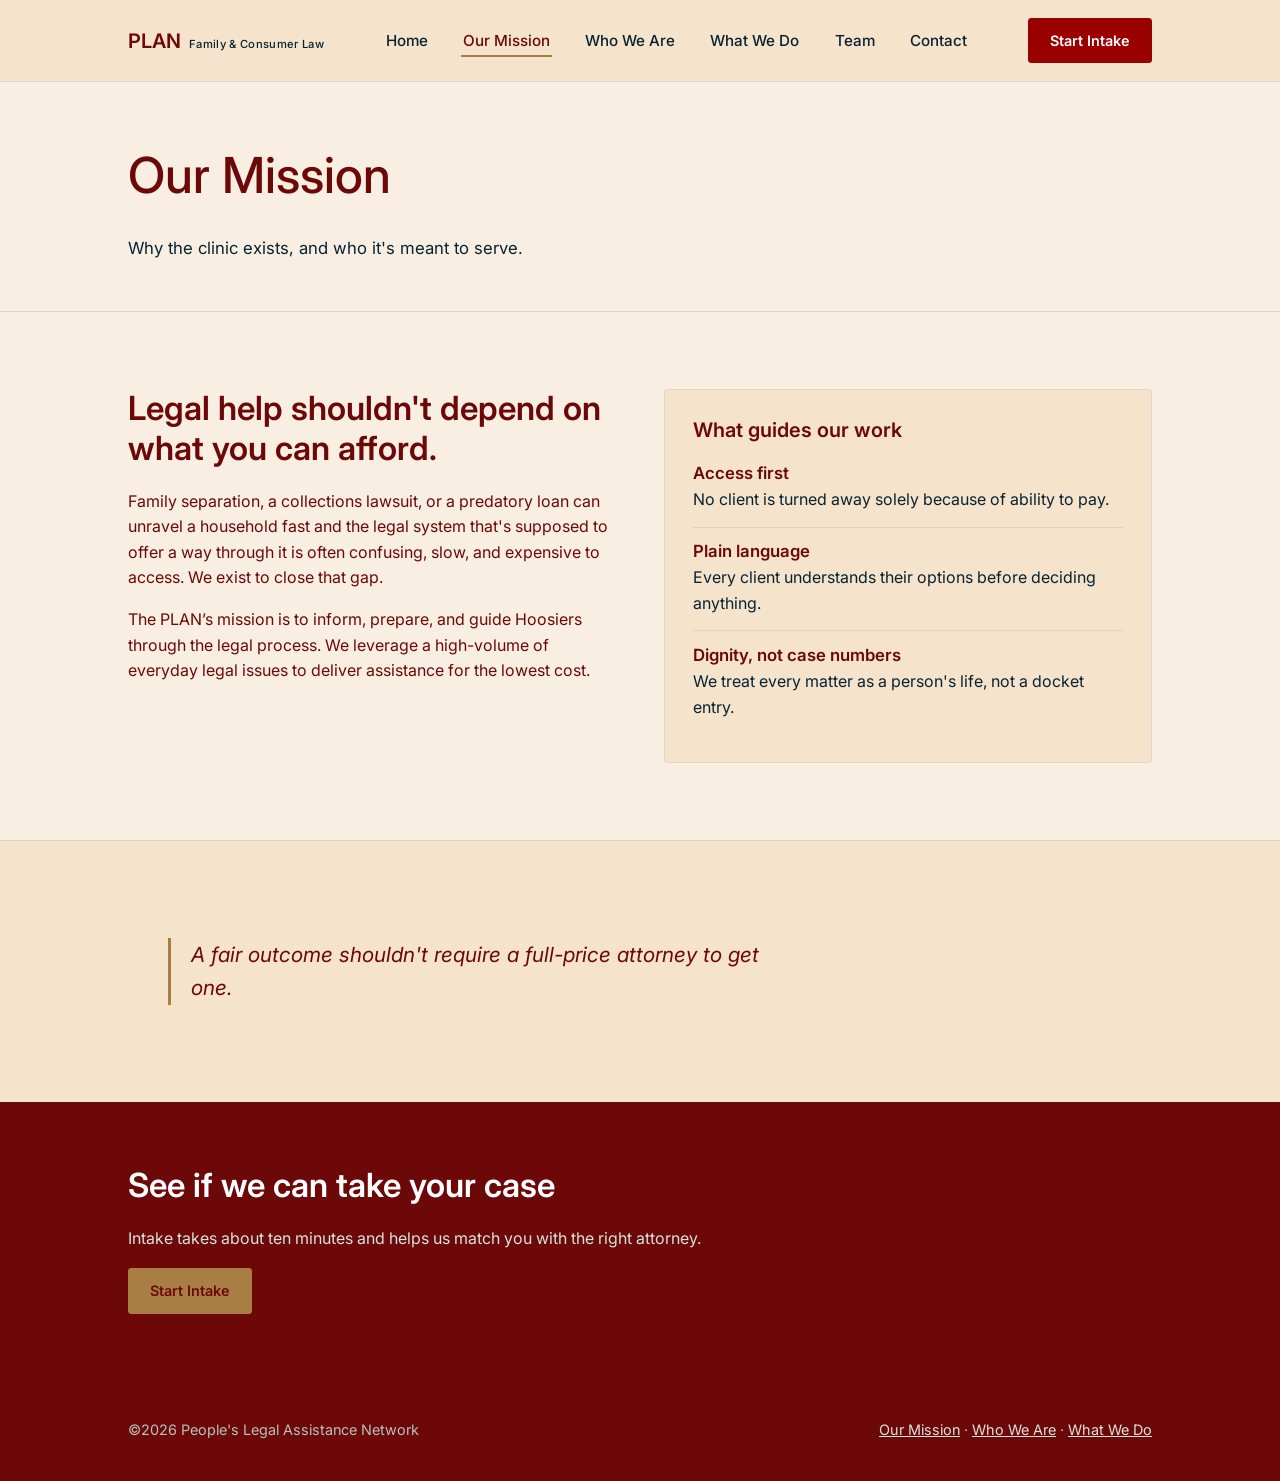
<file: TonyDesign/mission.html>
<!DOCTYPE html>
<html lang="en">
<head>
<meta charset="UTF-8">
<meta name="viewport" content="width=device-width, initial-scale=1.0">
<title>Our Mission | Family &amp; Consumer Law Clinic</title>
<link rel="stylesheet" href="css/styles.css">
</head>
<body>

<header class="site-header">
  <nav class="navbar">
    <a href="index.html" class="brand">PLAN <span>Family &amp; Consumer Law</span></a>

    <button class="nav-toggle" aria-label="Toggle navigation" aria-expanded="false">&#9776;</button>

    <ul class="nav-links">
      <li><a href="index.html">Home</a></li>
      <li><a href="mission.html" aria-current="page">Our Mission</a></li>
      <li><a href="who-we-are.html">Who We Are</a></li>
      <li><a href="what-we-do.html">What We Do</a></li>
      <li><a href="team.html">Team</a></li>
      <li><a href="contact.html">Contact</a></li>
    </ul>

    <div class="nav-actions">
      <a href="#" data-intake-link class="btn btn-primary">Start Intake</a>
    </div>
  </nav>
</header>

<main>

  <section class="page-header">
    <div class="container">
      <h1>Our Mission </h1>
      <p>Why the clinic exists, and who it's meant to serve.</p>
    </div>
  </section>

  <section class="section">
    <div class="container two-col">
      <div>
        <h2>Legal help shouldn't depend on what you can afford. </h2>
        <p>Family separation, a collections lawsuit, or a predatory loan can unravel a household fast and the legal system that's supposed to offer a way through it is often confusing, slow, and expensive to access. We exist to close that gap. </p>
        <p>The PLAN’s mission is to inform, prepare, and guide Hoosiers through the legal process. We leverage a high-volume of everyday legal issues to deliver assistance for the lowest cost. </p>
      </div>
      <div class="card">
        <h3>What guides our work </h3>
        <ul class="list-plain">
          <li>
            <h3>Access first</h3>
            <p>No client is turned away solely because of ability to pay. </p>
          </li>
          <li>
            <h3>Plain language</h3>
            <p>Every client understands their options before deciding anything. </p>
          </li>
          <li>
            <h3>Dignity, not case numbers</h3>
            <p>We treat every matter as a person's life, not a docket entry. </p>
          </li>
        </ul>
      </div>
    </div>
  </section>

  <section class="section section-alt">
    <div class="container">
      <blockquote class="divider-quote">
        A fair outcome shouldn't require a full-price attorney to get one.
      </blockquote>
    </div>
  </section>

  <section class="cta-band">
    <div class="container">
      <h2>See if we can take your case</h2>
      <p>Intake takes about ten minutes and helps us match you with the right attorney.</p>
      <a href="#" data-intake-link class="btn btn-primary">Start Intake</a>
    </div>
  </section>

</main>

<footer class="site-footer">
  <div class="container footer-row">
    <span>&copy;2026 People's Legal Assistance Network</span>
    <span><a href="mission.html">Our Mission</a> &middot; <a href="who-we-are.html">Who We Are</a> &middot; <a href="what-we-do.html">What We Do</a></span>
  </div>
</footer>

<script src="js/script.js"></script>
</body>
</html>
</file>
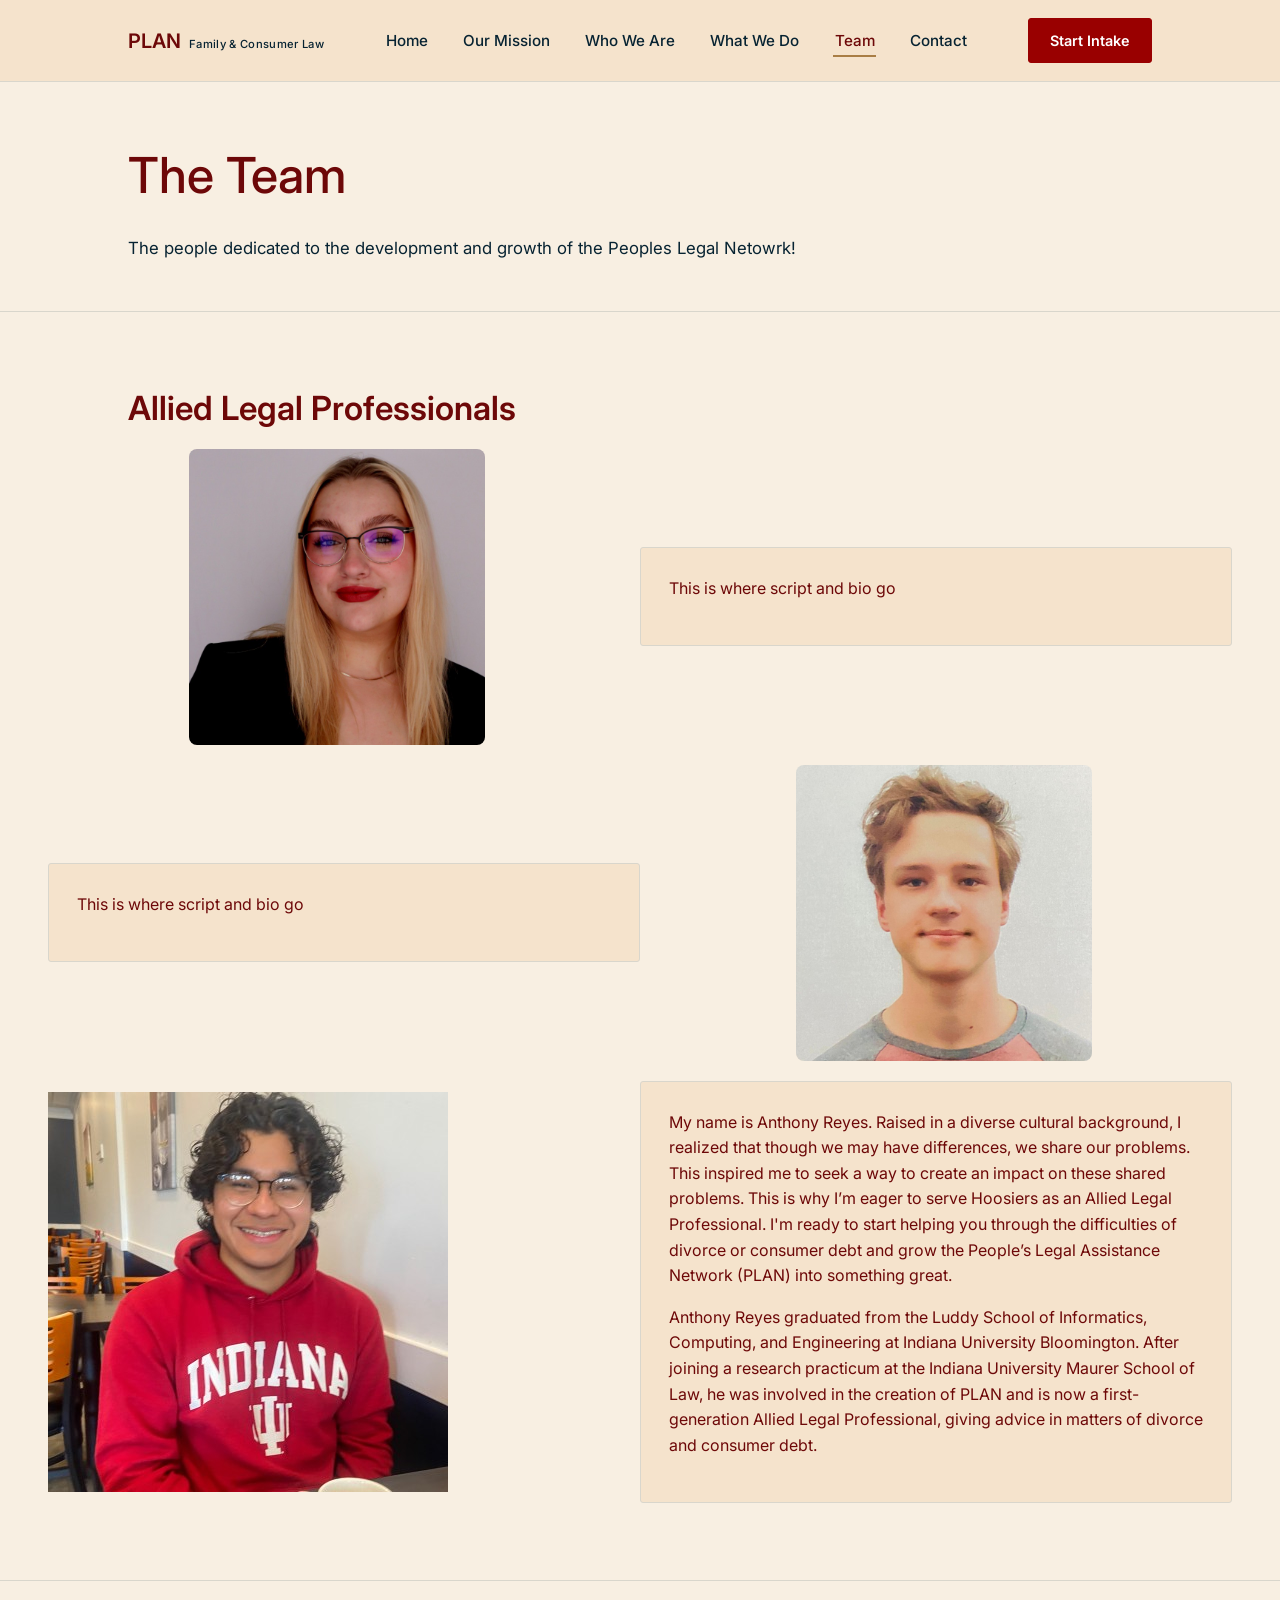
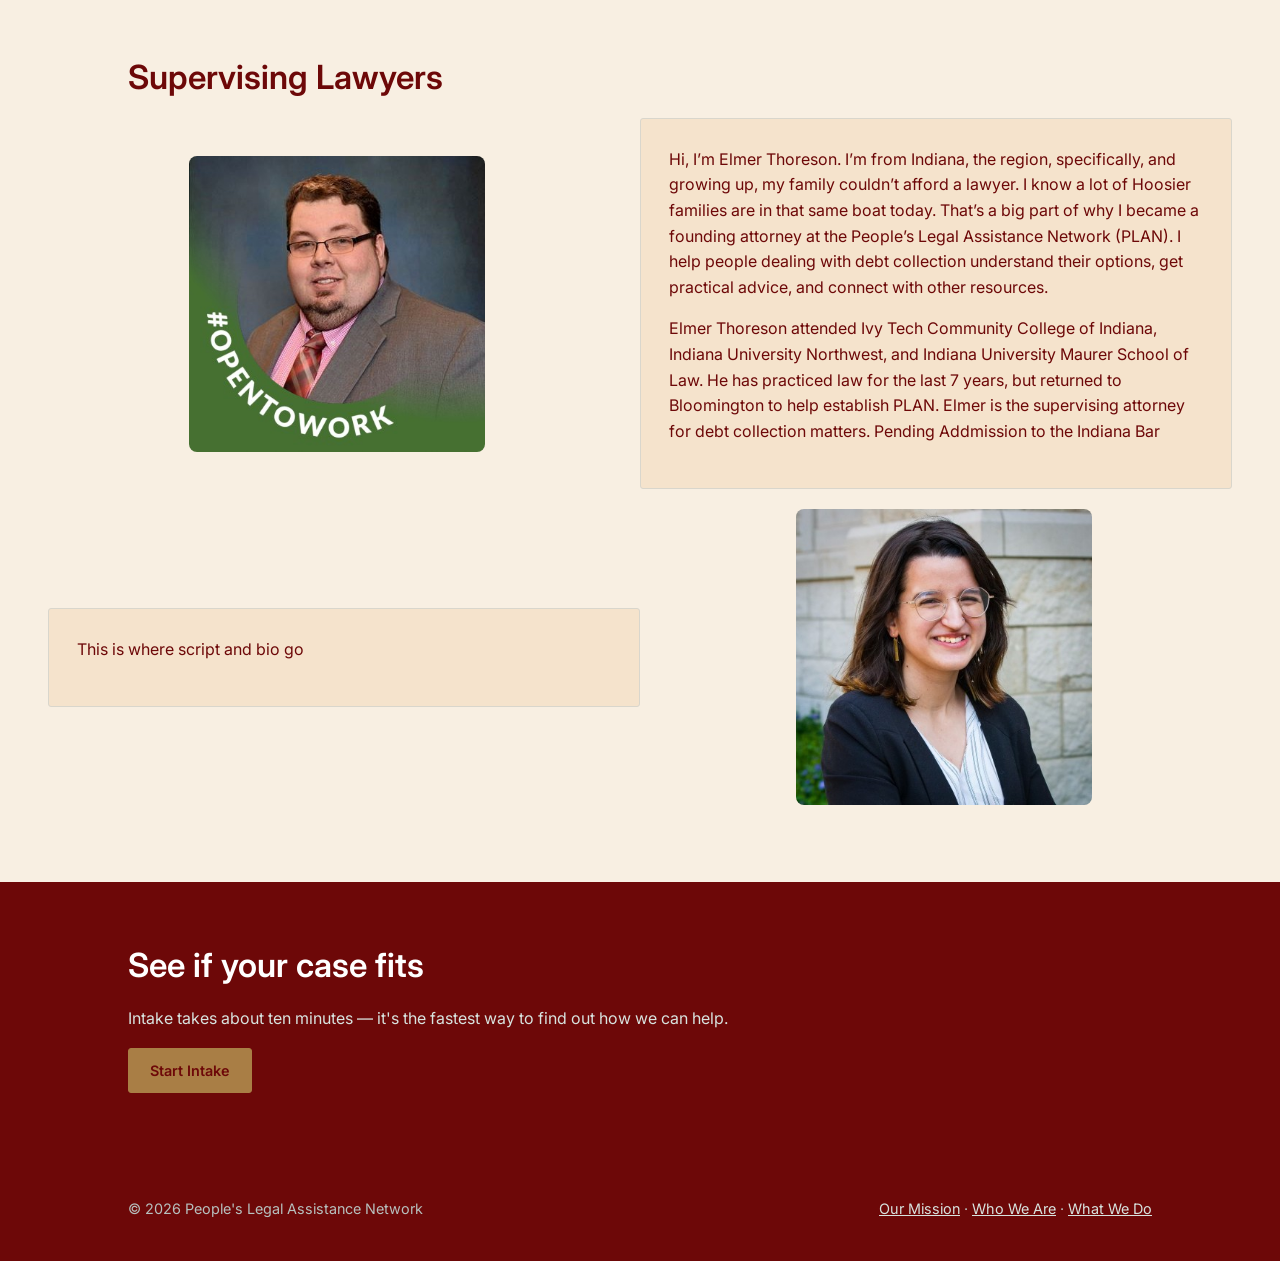
<file: TonyDesign/team.html>
<!DOCTYPE html>
<html lang="en">
<head>
<meta charset="UTF-8">
<meta name="viewport" content="width=device-width, initial-scale=1.0">
<title>Our Mission | Family &amp; Consumer Law Clinic</title>
<link rel="stylesheet" href="css/styles.css">
</head>
<body>

<header class="site-header">
  <nav class="navbar">
    <a href="index.html" class="brand">PLAN <span>Family &amp; Consumer Law</span></a>

    <button class="nav-toggle" aria-label="Toggle navigation" aria-expanded="false">&#9776;</button>

    <ul class="nav-links">
        <li><a href="index.html">Home</a></li>
        <li><a href="mission.html">Our Mission</a></li>
        <li><a href="who-we-are.html">Who We Are</a></li>
        <li><a href="what-we-do.html">What We Do</a></li>
        <li><a href="team.html" aria-current="page">Team </a></li>
        <li><a href="contact.html">Contact</a></li>
    </ul>

    <div class="nav-actions">
      <a href="#" data-intake-link class="btn btn-primary">Start Intake </a>
    </div>
  </nav>
</header>

<section class="page-header">
    <div class="container">
      <h1>The Team </h1>
      <p>The people dedicated to the development and growth of the Peoples Legal Netowrk! </p>
    </div>
  </section>

<section class="section">

    <div class="container two col">
    <h2>Allied Legal Professionals</h2>
    </div>

    <div class="page-container">
        <div class = "profile-content-wrapper">
            <img src="assets/emily_profile.jpeg" alt="Emmily Drummond, Allied Legal Professional"  class = "profile-left">
            <div class="card-right">
                <p>This is where script and bio go </p>
            </div>
        </div>

        <div class = "profile-content-wrapper">
            <div class="card-left">
                <p>This is where script and bio go </p>
            </div>
            <img src="assets/eivin_profile.jpeg" alt="Eivin Sandstorm, Allied Legal Professional"  class = "profile-right">
        </div>


        <div class = "profile-content-wrapper">
            <img src="assets/tony_profile.jpeg" alt="Anthony Reyes, Allied Legal Professional  class = "profile-left">
            <div class="card-right">
                <p>My name is Anthony Reyes. Raised in a diverse cultural background, I realized that though we may have differences, we share our problems. This inspired me to seek a way to create an impact on these shared problems. This is why I’m eager to serve Hoosiers as an Allied Legal Professional. I'm ready to start helping you through the difficulties of divorce or consumer debt and grow the People’s Legal Assistance Network (PLAN) into something great.   </p>
                <p>Anthony Reyes graduated from the Luddy School of Informatics, Computing, and Engineering at Indiana University Bloomington. After joining a research practicum at the Indiana University Maurer School of Law, he was involved in the creation of PLAN and is now a first-generation Allied Legal Professional, giving advice in matters of divorce and consumer debt.   </p>
            </div>
    </div>

</div>
</section>

<section class="section">

    <div class="container two col">
    <h2>Supervising Lawyers</h2>
    </div>

    <div class="page-container">
    <div class = "profile-content-wrapper">
        <img src="assets/elmer_profile.jpeg" alt="Elmer Thoresonm, Pending Admission to Indiana Bar"  class = "profile-left">
        <div class="card-right">
            <p>Hi, I’m Elmer Thoreson. I’m from Indiana, the region, specifically, and growing up, my family couldn’t afford a lawyer. I know a lot of Hoosier families are in that same boat today. That’s a big part of why I became a founding attorney at the People’s Legal Assistance Network (PLAN). I help people dealing with debt collection understand their options, get practical advice, and connect with other resources. </p>
            <p>Elmer Thoreson attended Ivy Tech Community College of Indiana, Indiana University Northwest, and Indiana University Maurer School of Law. He has practiced law for the last 7 years, but returned to Bloomington to help establish PLAN. Elmer is the supervising attorney for debt collection matters. Pending Addmission to the Indiana Bar   </p>
        </div>
    </div>
    <div class = "profile-content-wrapper">
        <div class="card-left">
            <p>This is where script and bio go </p>
        </div>
        <img src="assets/bella_profile.jpeg" alt="Bella Bennet, Supervising Lawyer"  class = "profile-right">
    </div>
    
</div>
</section>





  <section class="cta-band">
    <div class="container">
      <h2>See if your case fits</h2>
      <p>Intake takes about ten minutes — it's the fastest way to find out how we can help.</p>
      <a href="#" data-intake-link class="btn btn-primary">Start Intake</a>
    </div>
  </section>

</main>

<footer class="site-footer">
  <div class="container footer-row">
    <span>&copy; 2026 People's Legal Assistance Network</span>
    <span><a href="mission.html">Our Mission</a> &middot; <a href="who-we-are.html">Who We Are</a> &middot; <a href="what-we-do.html">What We Do</a></span>
  </div>
</footer>

<script src="js/script.js"></script>
</body>
</html>
</file>
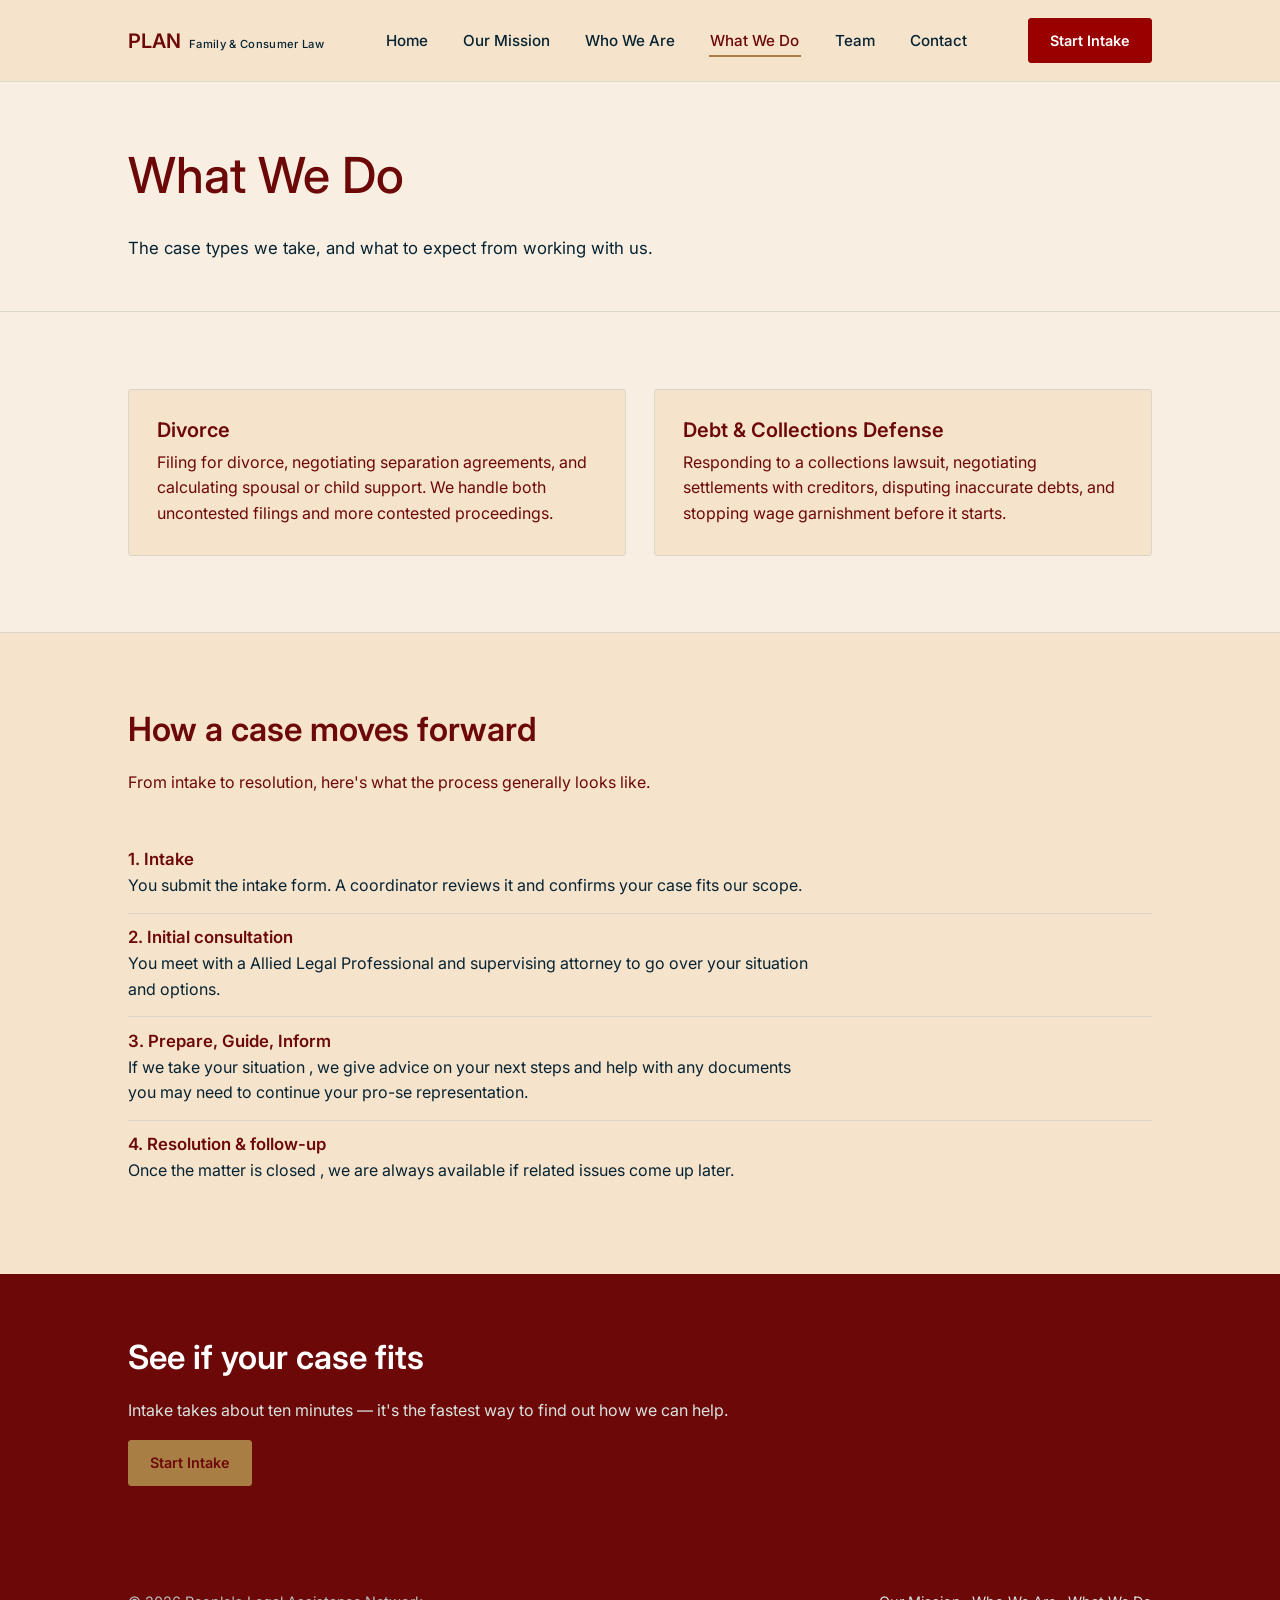
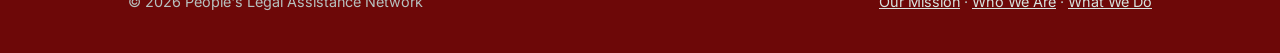
<file: TonyDesign/what-we-do.html>
<!DOCTYPE html>
<html lang="en">
<head>
<meta charset="UTF-8">
<meta name="viewport" content="width=device-width, initial-scale=1.0">
<title>What We Do | Family &amp; Consumer Law Clinic</title>
<link rel="stylesheet" href="css/styles.css">
</head>
<body>

<header class="site-header">
  <nav class="navbar">
    <a href="index.html" class="brand">PLAN  <span>Family &amp; Consumer Law</span></a>

    <button class="nav-toggle" aria-label="Toggle navigation" aria-expanded="false">&#9776;</button>

    <ul class="nav-links">
      <li><a href="index.html">Home</a></li>
      <li><a href="mission.html">Our Mission</a></li>
      <li><a href="who-we-are.html">Who We Are</a></li>
      <li><a href="what-we-do.html" aria-current="page">What We Do</a></li>
      <li><a href="team.html">Team</a></li>
      <li><a href="contact.html">Contact</a></li>
    </ul>

    <div class="nav-actions">
      <a href="#" data-intake-link class="btn btn-primary">Start Intake</a>
    </div>
  </nav>
</header>

<main>

  <section class="page-header">
    <div class="container">
      <h1>What We Do </h1>
      <p>The case types we take, and what to expect from working with us.</p>
    </div>
  </section>

  <section class="section">
    <div class="container">
      <div class="grid grid-2">
        <div class="card">
          <h3>Divorce </h3>
          <p>Filing for divorce, negotiating separation agreements, and calculating spousal or child support. We handle both uncontested filings and more contested proceedings.</p>
        </div>
        <div class="card">
          <h3>Debt &amp; Collections Defense </h3>
          <p>Responding to a collections lawsuit, negotiating settlements with creditors, disputing inaccurate debts, and stopping wage garnishment before it starts.</p>
        </div>

      </div>
    </div>
  </section>

  <section class="section section-alt">
    <div class="container">
      <div class="section-head">
        <h2>How a case moves forward </h2>
        <p>From intake to resolution, here's what the process generally looks like.</p>
      </div>
      <ul class="list-plain">
        <li>
          <h3>1. Intake </h3>
          <p>You submit the intake form. A coordinator reviews it and confirms your case fits our scope.</p>
        </li>
        <li>
          <h3>2. Initial consultation </h3>
          <p>You meet with a Allied Legal Professional and supervising attorney to go over your situation and options.</p>
        </li>
        <li>
          <h3>3. Prepare, Guide, Inform </h3>
          <p>If we take your situation , we give advice on your next steps and help with any documents you may need to continue your pro-se representation.</p>
        </li>
        <li>
          <h3>4. Resolution &amp; follow-up </h3>
          <p> Once the matter is closed , we are always available if related issues come up later.</p>
        </li>
      </ul>
    </div>
  </section>

  <section class="cta-band">
    <div class="container">
      <h2>See if your case fits </h2>
      <p>Intake takes about ten minutes — it's the fastest way to find out how we can help.</p>
      <a href="#" data-intake-link class="btn btn-primary">Start Intake</a>
    </div>
  </section>

</main>

<footer class="site-footer">
  <div class="container footer-row">
    <span>&copy; 2026 People's Legal Assistance Network </span>
    <span><a href="mission.html">Our Mission</a> &middot; <a href="who-we-are.html">Who We Are</a> &middot; <a href="what-we-do.html">What We Do</a></span>
  </div>
</footer>

<script src="js/script.js"></script>
</body>
</html>
</file>
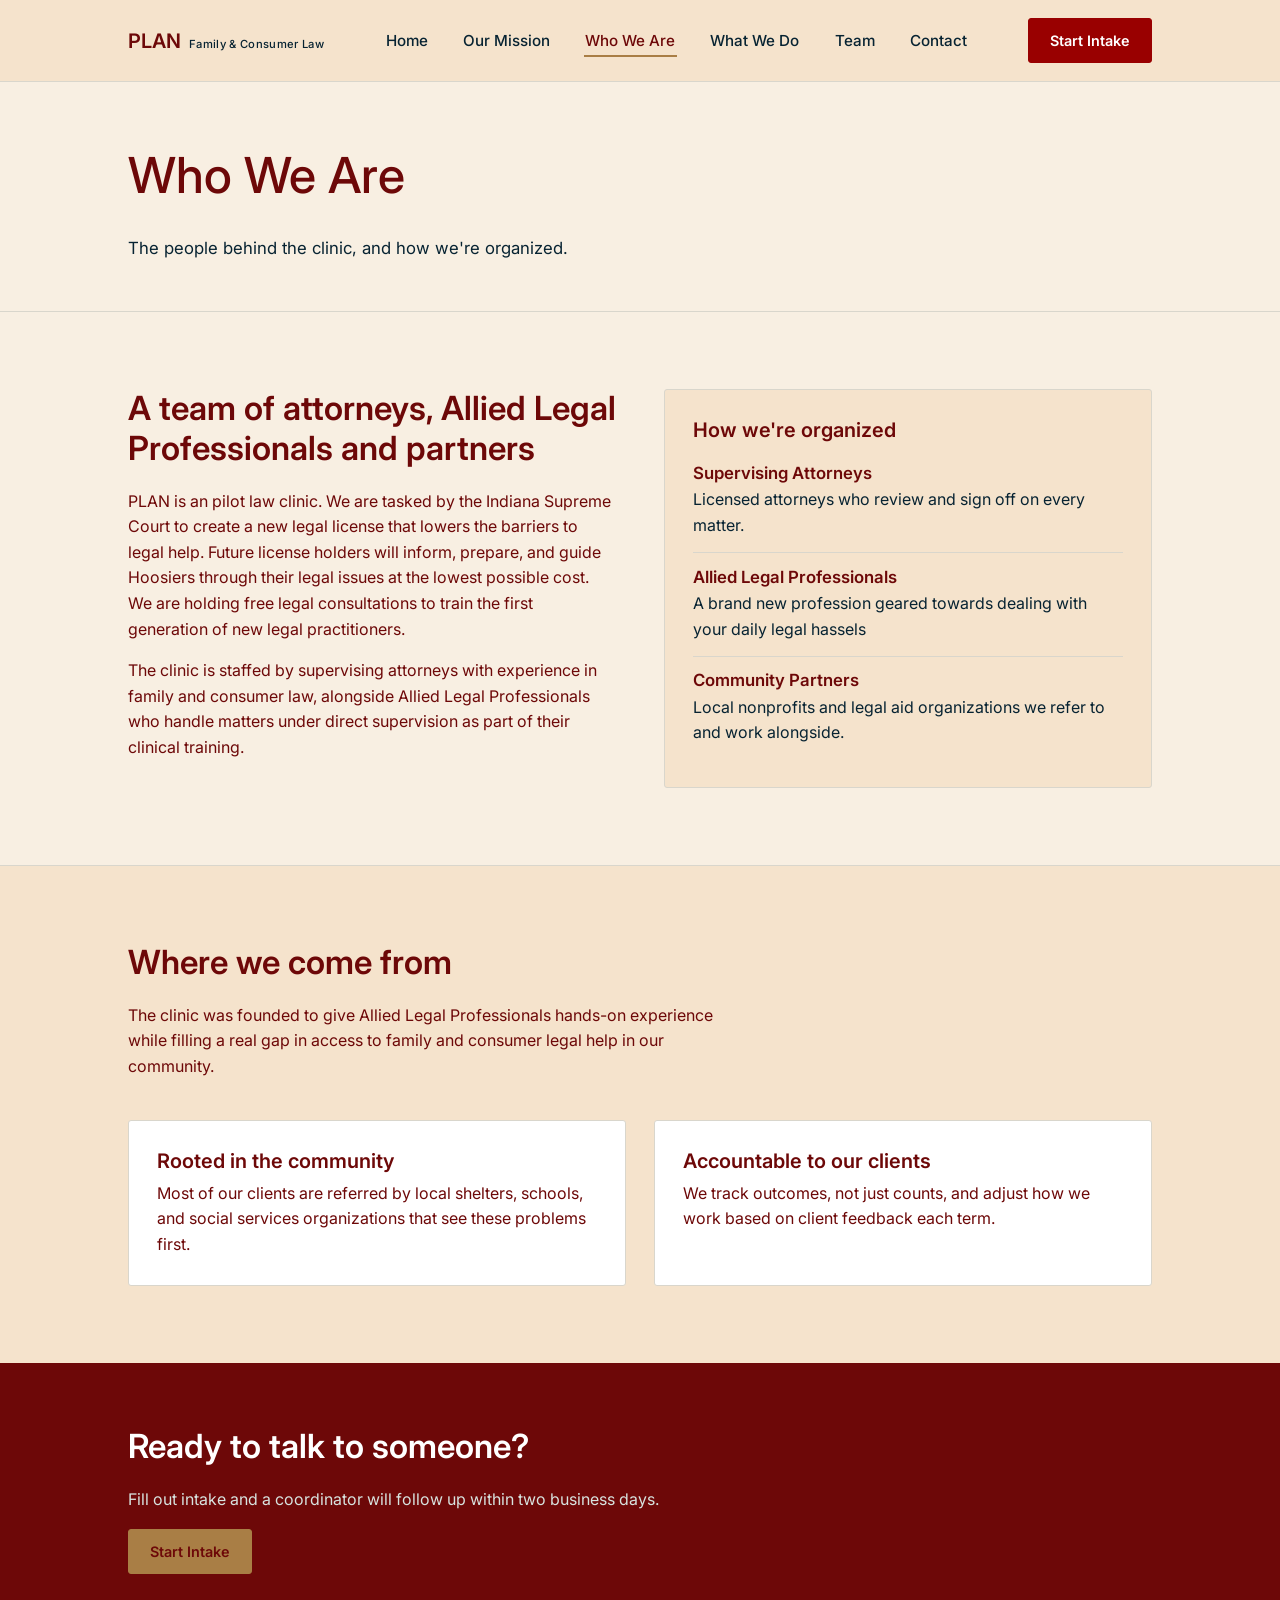
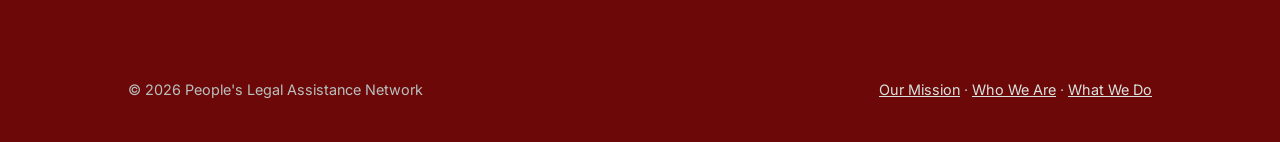
<file: TonyDesign/who-we-are.html>
<!DOCTYPE html>
<html lang="en">
<head>
<meta charset="UTF-8">
<meta name="viewport" content="width=device-width, initial-scale=1.0">
<title>Who We Are | Family &amp; Consumer Law Clinic</title>
<link rel="stylesheet" href="css/styles.css">
</head>
<body>

<header class="site-header">
  <nav class="navbar">
    <a href="index.html" class="brand">PLAN <span>Family &amp; Consumer Law</span></a>

    <button class="nav-toggle" aria-label="Toggle navigation" aria-expanded="false">&#9776;</button>

    <ul class="nav-links">
      <li><a href="index.html">Home</a></li>
      <li><a href="mission.html">Our Mission</a></li>
      <li><a href="who-we-are.html" aria-current="page">Who We Are</a></li>
      <li><a href="what-we-do.html">What We Do</a></li>
      <li><a href="team.html">Team</a></li>
      <li><a href="contact.html">Contact</a></li>
    </ul>

    <div class="nav-actions">
      <a href="#" data-intake-link class="btn btn-primary">Start Intake</a>
    </div>
  </nav>
</header>

<main>

  <section class="page-header">
    <div class="container">
      <h1>Who We Are </h1>
      <p>The people behind the clinic, and how we're organized.</p>
    </div>
  </section>

  <section class="section">
    <div class="container two-col">
      <div>
        <h2>A team of attorneys, Allied Legal Professionals and partners </h2>
        <p>PLAN is an pilot law clinic. We are tasked by the Indiana Supreme Court to create a new legal license that lowers the barriers to legal help. Future license holders will inform, prepare, and guide Hoosiers through their legal issues at the lowest possible cost. We are holding free legal consultations to train the first generation of new legal practitioners.</p>
        <p>The clinic is staffed by supervising attorneys with experience in family and consumer law, alongside Allied Legal Professionals who handle matters under direct supervision as part of their clinical training.</p>
      </div>
      <div class="card">
        <h3>How we're organized </h3>
        <ul class="list-plain">
          <li>
            <h3>Supervising Attorneys </h3>
            <p>Licensed attorneys who review and sign off on every matter.</p>
          </li>
          <li>
            <h3>Allied Legal Professionals </h3>
            <p>A brand new profession geared towards dealing with your daily legal hassels</p>
          </li>
          <li>
            <h3>Community Partners </h3>
            <p>Local nonprofits and legal aid organizations we refer to and work alongside.</p>
          </li>
        </ul>
      </div>
    </div>
  </section>

  <section class="section section-alt">
    <div class="container">
      <div class="section-head">
        <h2>Where we come from </h2>
        <p>The clinic was founded to give Allied Legal Professionals hands-on experience while filling a real gap in access to family and consumer legal help in our community.</p>
      </div>
      <div class="grid grid-2">
        <div class="card">
          <h3>Rooted in the community </h3>
          <p>Most of our clients are referred by local shelters, schools, and social services organizations that see these problems first.</p>
        </div>
        <div class="card">
          <h3>Accountable to our clients </h3>
          <p>We track outcomes, not just counts, and adjust how we work based on client feedback each term.</p>
        </div>
      </div>
    </div>
  </section>

  <section class="cta-band">
    <div class="container">
      <h2>Ready to talk to someone? </h2>
      <p>Fill out intake and a coordinator will follow up within two business days.</p>
      <a href="#" data-intake-link class="btn btn-primary">Start Intake</a>
    </div>
  </section>

</main>

<footer class="site-footer">
  <div class="container footer-row">
      <span>&copy; 2026 People's Legal Assistance Network</span>
    <span><a href="mission.html">Our Mission</a> &middot; <a href="who-we-are.html">Who We Are</a> &middot; <a href="what-we-do.html">What We Do</a></span>
  </div>
</footer>

<script src="js/script.js"></script>
</body>
</html>
</file>
<file: css/styles.css>
/* ==========================================================================
   Family & Consumer Law Clinic — base stylesheet
   ========================================================================== */

@import url('https://fonts.googleapis.com/css2?family=Afacad:ital,wght@0,400..700;1,400..700&family=Inclusive+Sans:ital,wght@0,300..700;1,300..700&display=swap');

:root {
  /* Color tokens */
  --ink: #0C1030;
  --ink-soft: #696D7D;
  --paper: #F4F0E6;
  --paper-raised: #ffffff;
  --line: rgb(105 109 125 / 32%);
  --teal: #0C1030;
  --teal-dark: #0C1030;
  --teal-darker: #0C1030;
  --brass: #D1AF62;
  --brass-dark: #D1AF62;
  --brand-cream: #F4F0E6;
  --brand-blue: #5C80BC;
  --white: #ffffff;

  /* Type */
  --font-head: 'Afacad', Georgia, serif;
  --font-body: 'Inclusive Sans', -apple-system, BlinkMacSystemFont, sans-serif;

  /* Layout */
  --max-width: 1120px;
  --gutter: clamp(1.25rem, 4vw, 3rem);
  --radius: 3px;
}

* { box-sizing: border-box; }

html {
  scroll-behavior: smooth;
}

body {
  margin: 0;
  background: var(--paper);
  color: var(--ink);
  font-family: var(--font-body);
  font-size: 1rem;
  line-height: 1.6;
  -webkit-font-smoothing: antialiased;
}

main { min-height: calc(100vh - 190px); }

img { max-width: 100%; display: block; }

a { color: var(--teal-dark); }

h1, h2, h3, h4 {
  font-family: var(--font-head);
  font-weight: 600;
  line-height: 1.2;
  margin: 0 0 0.6em;
  color: var(--ink);
}

h1, h2 { color: var(--teal-dark); }

h1 { font-size: clamp(2.2rem, 4vw, 3.1rem); font-weight: 500; }
h2 { font-size: clamp(1.6rem, 2.6vw, 2.1rem); }
h3 { font-size: 1.25rem; }

p { margin: 0 0 1em; max-width: 68ch; }

.container {
  max-width: var(--max-width);
  margin: 0 auto;
  padding: 0 var(--gutter);
}
.page-container{
  display: flex;
  flex-direction: column; 
  width: 100%;
  gap: 20px; /* Controls the vertical spacing between rows */
  padding: 0 var(--gutter);
}

/* Focus visibility */
a:focus-visible,
button:focus-visible {
  outline: 2px solid var(--teal);
  outline-offset: 3px;
}

@media (prefers-reduced-motion: reduce) {
  html { scroll-behavior: auto; }
  * { animation-duration: 0.001ms !important; transition-duration: 0.001ms !important; }
}

/* ==========================================================================
   Navbar
   ========================================================================== */

.site-header {
  border-bottom: 1px solid var(--line);
  background: rgb(244 240 230 / 96%);
  position: sticky;
  top: 0;
  z-index: 50;
  transition: background-color 0.25s ease, border-color 0.25s ease, box-shadow 0.25s ease;
  backdrop-filter: blur(12px);
}

.site-header.is-scrolled { box-shadow: 0 7px 25px rgb(37 9 54 / 10%); }

.navbar {
  display: grid;
  grid-template-columns: minmax(220px, 1fr) auto minmax(220px, 1fr);
  align-items: center;
  gap: 1.5rem;
  padding: 1.1rem var(--gutter);
  max-width: var(--max-width);
  margin: 0 auto;
  width: 100%;
  min-height: 132px;
}

.brand {
  display: flex;
  align-items: baseline;
  gap: 0.5rem;
  text-decoration: none;
  color: var(--ink);
  font-family: var(--font-head);
  font-size: 1.25rem;
  font-weight: 600;
  white-space: nowrap;
  justify-self: start;
}

.brand img {
  width: 175px;
  height: auto;
}

.brand span {
  font-family: var(--font-body);
  font-size: 0.7rem;
  font-weight: 500;
  color: var(--ink-soft);
  letter-spacing: 0.03em;
}

.nav-links {
  display: flex;
  align-items: center;
  gap: 2rem;
  list-style: none;
  margin: 0;
  padding: 0;
  justify-content: center;
  justify-self: center;
}

.nav-links a {
  text-decoration: none;
  color: var(--ink-soft);
  font-size: 0.95rem;
  font-weight: 500;
  padding: 0.35rem 0.1rem;
  border-bottom: 2px solid transparent;
  transition: color 0.15s ease, border-color 0.15s ease;
}

.nav-links a:hover,
.nav-links a[aria-current="page"] {
  color: var(--ink);
  border-color: var(--brass);
}

.home-page .site-header:not(.is-scrolled) {
  background: rgb(244 240 230 / 96%);
  border-bottom-color: transparent;
}

.home-page .site-header:not(.is-scrolled) .brand,
.home-page .site-header:not(.is-scrolled) .nav-links a {
  color: var(--ink);
}

.home-page .site-header:not(.is-scrolled) .nav-links a:hover,
.home-page .site-header:not(.is-scrolled) .nav-links a[aria-current="page"] {
  border-color: var(--brass);
}

.home-page .site-header:not(.is-scrolled) .nav-toggle {
  color: var(--teal);
  border-color: var(--line);
}

.home-page .site-header:not(.is-scrolled) a:focus-visible,
.home-page .site-header:not(.is-scrolled) button:focus-visible {
  outline-color: var(--brass);
}

@media (min-width: 861px) {
  .home-page .site-header:not(.is-scrolled) .nav-actions .btn-primary {
    background: var(--teal);
    border-color: var(--teal);
    color: var(--brand-cream);
  }

  .home-page .site-header:not(.is-scrolled) .nav-actions .btn-primary:hover {
    background: var(--brass);
    border-color: var(--brass);
    color: var(--teal);
  }
}

.nav-actions {
  display: flex;
  align-items: center;
  justify-content: flex-end;
  justify-self: end;
  gap: 0.75rem;
  margin-left: 0;
}

.btn {
  display: inline-flex;
  align-items: center;
  justify-content: center;
  font-family: var(--font-body);
  font-weight: 600;
  font-size: 0.85rem;
  text-decoration: none;
  border-radius: 4px;
  border: 1px solid transparent;
  padding: 8px 16px;
  cursor: pointer;
  transition: background 0.15s ease, border-color 0.15s ease, transform 0.1s ease;
}

.btn-primary {
  background: var(--teal);
  color: var(--white);
  border-color: var(--teal);
  text-align: center;
}

.btn-primary:hover {
  background: var(--brass);
  border-color: var(--brass);
  color: var(--teal);
  transform: translateY(-1px);
}

.btn-secondary { 
  background: var(--teal-darker);
  color: var(--white);
  border-color: var(--teal-dark);
}
.btn-secondary:hover {
  background: var(--brass);
  border-color: var(--brass);
  color: var(--teal);
}

.btn-outline {
  background: transparent;
  color: var(--ink);
  border-color: var(--line);
}

.btn-outline:hover {
  border-color: var(--ink);
}

.nav-toggle {
  display: none;
  background: none;
  border: 1px solid var(--line);
  border-radius: var(--radius);
  padding: 0.4rem 0.6rem;
  font-size: 1.1rem;
  cursor: pointer;
}

@media (max-width: 860px) {
  .navbar { display: flex; flex-wrap: nowrap; gap: 0.75rem; min-height: 68px; }
  .brand {
    flex: 1 1 auto;
    min-width: 0;
    max-width: calc(100vw - 7.5rem);
    white-space: normal;
    font-size: clamp(0.86rem, 4.2vw, 1.1rem);
    line-height: 1.15;
  }
  .brand img { width: 145px; }
  .nav-links {
    position: absolute;
    top: calc(100% + 0.5rem);
    left: auto;
    right: var(--gutter);
    z-index: 75;
    width: min(18rem, calc(100vw - 2.5rem));
    max-height: calc(100svh - 68px);
    overflow-y: auto;
    background: var(--paper-raised);
    border: 1px solid var(--line);
    border-radius: 6px;
    box-shadow: 0 14px 25px rgb(37 9 54 / 14%);
    flex-direction: column;
    align-items: flex-start;
    gap: 0;
    padding: 0.5rem 1rem 1rem;
    display: none;
  }
  .nav-links.is-open { display: flex; }
  .nav-links li { width: 100%; }
  .nav-links a { display: block; width: 100%; padding: 0.9rem 0; border-bottom: 1px solid var(--line); }
  .nav-toggle {
    position: relative;
    z-index: 80;
    display: inline-block;
    flex: 0 0 auto;
    margin-left: auto;
    min-width: 44px;
    min-height: 44px;
  }
  .nav-actions {
    position: absolute;
    right: max(1rem, env(safe-area-inset-right));
    top: calc(100% + 0.75rem);
    bottom: auto;
    z-index: 60;
    margin: 0;
    filter: drop-shadow(0 8px 18px rgb(37 9 54 / 25%));
    transition: opacity 0.2s ease, transform 0.2s ease, visibility 0.2s;
  }
  .nav-actions .btn { min-height: 48px; }
  body.nav-open { overflow: hidden; }
  body.nav-open .nav-actions {
    opacity: 0;
    visibility: hidden;
    pointer-events: none;
    transform: translateY(0.5rem);
  }
  .home-page .site-header:not(.is-scrolled) .nav-links { background: var(--paper); }
}

/* ==========================================================================
   Hero
   ========================================================================== */

.hero {
  background: var(--teal-dark);
  color: var(--paper-raised);
  padding: clamp(4rem, 9vw, 7.5rem) 0;
}

.hero-layout {
  display: grid;
  grid-template-columns: minmax(0, 1.3fr) minmax(17rem, 0.7fr);
  align-items: center;
  gap: clamp(3rem, 8vw, 7rem);
}

.hero-eyebrow {
  color: var(--brass);
  font-weight: 600;
  font-size: 0.85rem;
  margin-bottom: 0.75rem;
}

.hero h1 {
  color: var(--white);
  max-width: 16ch;
}

.hero p {
  color: var(--brand-cream);
  font-size: 1.1rem;
  max-width: 52ch;
}

.hero-actions {
  align-items: center;
  display: flex;
  gap: 1rem;
  flex-wrap: wrap;
  margin-top: 1.5rem;
}

.hero .btn-primary,
.cta-band .btn-primary {
  background: var(--white);
  border-color: var(--white);
  color: var(--teal-dark);
}

.hero .btn-primary:hover,
.cta-band .btn-primary:hover {
  background: var(--brass);
  border-color: var(--brass);
  color: var(--teal);
}

.hero-text-link {
  color: var(--white);
  font-weight: 600;
  text-underline-offset: 0.3em;
}

.hero-assurance {
  border: 1px solid var(--brass);
  border-radius: 6px;
  padding: clamp(1.5rem, 3vw, 2.25rem);
  background: var(--brand-cream);
  box-shadow: 0 18px 45px rgb(12 16 48 / 18%);
}

.hero-assurance-label,
.section-kicker,
.profile-role {
  font-size: 0.75rem;
  font-weight: 600;
  letter-spacing: 0.1em;
  text-transform: uppercase;
}

.hero-assurance-label { margin-bottom: 1.25rem; color: var(--teal) !important; }
.hero-assurance ul { list-style: none; margin: 0; padding: 0; }
.hero-assurance li { display: grid; gap: 0.15rem; padding: 1rem 0; border-top: 1px solid rgb(12 16 48 / 18%); }
.hero-assurance li:first-child { border-top: 0; padding-top: 0; }
.hero-assurance li:last-child { padding-bottom: 0; }
.hero-assurance strong { color: var(--teal); }
.hero-assurance span { color: var(--ink-soft); font-size: 0.9rem; }

@media (max-width: 760px) {
  .hero-layout { grid-template-columns: 1fr; gap: 3rem; }
  .hero { padding: 4rem 0; }
}

.hero .btn-outline {
  color: var(--paper-raised);
  border-color: #4a5a58;
}

.hero .btn-outline:hover {
  border-color: var(--paper-raised);
}

/* ==========================================================================
   Sections
   ========================================================================== */

.section {
  padding: clamp(1rem, 6vw, 3rem) 0;
}

.section + .section {
  border-top: 1px solid var(--line);
}

.section-alt {
  background: var(--paper-raised);
}

.section-head {
  max-width: 60ch;
  margin-bottom: 2.5rem;
}

.grid {
  display: grid;
  gap: 1.75rem;
}

.grid-3 { grid-template-columns: repeat(3, 1fr); }
.grid-2 { grid-template-columns: repeat(2, 1fr); }

.service-grid { align-items: stretch; }
.service-card {
  min-height: 12rem;
  display: flex;
  flex-direction: column;
  border-top: 5px solid var(--brand-blue);
}
.service-card p { margin-bottom: 0; }

@media (max-width: 820px) {
  .grid-3, .grid-2 { grid-template-columns: 1fr; }
}

.card {
  background: var(--paper-raised);
  border: 1px solid var(--line);
  border-radius: var(--radius);
  padding: 1.75rem;
}

.section-alt .card {
  background: var(--white);
}

.card h3 {
  margin-bottom: 0.5rem;
}

.card p:last-child { margin-bottom: 0; }

.card-right {
  background: var(--paper-raised);
  border: 1px solid var(--line);
  border-radius: var(--radius);
  padding: 1.75rem;
  width: 50%; 
  height: 50%;
  margin-left: auto; 
}
.card-left {
  background: var(--paper-raised);
  border: 1px solid var(--line);
  border-radius: var(--radius);
  padding: 1.75rem;
  width: 50%;
  margin-right: auto; 
}

.stat-row {
  display: flex;
  gap: clamp(1.5rem, 5vw, 4rem);
  flex-wrap: wrap;
  margin-top: 1rem;
}

.stat-num {
  font-family: var(--font-head);
  font-size: 2.2rem;
  color: var(--teal-dark);
  display: block;
}

.stat-label {
  color: var(--ink-soft);
  font-size: 0.9rem;
}

.divider-quote {
  border-left: 3px solid var(--brass);
  padding-left: 1.25rem;
  font-family: var(--font-head);
  font-style: italic;
  font-size: 1.3rem;
  color: var(--ink);
  max-width: 46ch;
}

/* CTA band */
.cta-band {
  background: var(--teal-dark);
  color: var(--white);
  text-align: left;
  padding: clamp(2.5rem, 6vw, 4rem) 0;
}

.cta-band h2 { color: var(--white); }
.cta-band p { color: #d8e3df; }


.mission-services { margin-top: 2.75rem; }

/* Simple content page layout (mission / who-we-are / what-we-do) */
.page-header {
  padding: clamp(2.5rem, 6vw, 4rem) 0 2rem;
  border-bottom: 1px solid var(--line);
}

.page-header p { color: var(--ink-soft); font-size: 1.05rem; }

.two-col {
  display: grid;
  grid-template-columns: 1fr 1fr;
  gap: 3rem;
  align-items: start;
}

@media (max-width: 820px) {
  .two-col { grid-template-columns: 1fr; }
}

.list-plain {
  list-style: none;
  margin: 0;
  padding: 0;
}

.list-plain li {
  padding: 0.85rem 0;
  border-top: 1px solid var(--line);
}

.list-plain li:first-child { border-top: none; }

.list-plain h3 { margin-bottom: 0.25rem; font-size: 1.05rem; }
.list-plain p { margin-bottom: 0; color: var(--ink-soft); }

/* Branded process panels: blue is structural, while navy remains the text color. */
.process-list {
  display: grid;
  grid-template-columns: repeat(2, minmax(0, 1fr));
  gap: 1rem;
}

.process-list li,
.process-list li:first-child {
  padding: 1.25rem;
  border: 1px solid var(--line);
  border-left: 5px solid var(--brand-blue);
  border-radius: var(--radius);
  background: rgb(92 128 188 / 10%);
}

.process-list h3 {
  color: var(--teal);
  font-size: 1.15rem;
}

@media (max-width: 700px) {
  .process-list { grid-template-columns: 1fr; }
}

/* Team profiles */
.team-group-heading {
  margin-bottom: 2.25rem;
  padding-left: 1rem;
  border-left: 5px solid var(--brand-blue);
}
.section-kicker, .profile-role { color: var(--teal); margin-bottom: 0.5rem; }
.profile-list { display: grid; gap: clamp(2rem, 5vw, 4rem); }
.profile-card {
  display: grid;
  grid-template-columns: minmax(220px, 0.72fr) minmax(0, 1.28fr);
  align-items: stretch;
  max-width: 960px;
  margin: 0 auto;
  border: 1px solid var(--line);
  border-radius: 8px;
  overflow: hidden;
  background: var(--white);
  box-shadow: 0 12px 35px rgb(37 9 54 / 7%);
}
.profile-card--reverse { grid-template-columns: minmax(0, 1.28fr) minmax(220px, 0.72fr); }
.profile-card--reverse .profile-image { order: 2; }
.profile-card--reverse .profile-bio { order: 1; }
.profile-image { width: 100%; height: 100%; min-height: 360px; object-fit: cover; object-position: center; }
.profile-image--anthony { object-position: center 32%; }
.profile-bio { padding: clamp(1.75rem, 4vw, 3rem); display: flex; flex-direction: column; justify-content: center; }
.profile-bio h3 { color: var(--teal-dark); font-size: clamp(1.7rem, 3vw, 2.35rem); margin-bottom: 0.7em; }
.profile-placeholder { padding: 1rem; border-left: 3px solid var(--teal); background: var(--paper); color: var(--ink-soft); font-style: italic; }

/* Contact page */
.contact-section { padding-top: clamp(2.5rem, 6vw, 5rem); }
.contact-layout { display: grid; grid-template-columns: minmax(0, 1.08fr) minmax(280px, 0.92fr); gap: clamp(2rem, 6vw, 5rem); align-items: center; }
.contact-image { width: 100%; min-height: 420px; max-height: 620px; object-fit: cover; border-radius: 8px; box-shadow: 0 14px 40px rgb(37 9 54 / 12%); }
.contact-details { padding-block: 1rem; }
.contact-details::before {
  content: "";
  display: block;
  width: 4rem;
  height: 5px;
  margin-bottom: 1.5rem;
  background: var(--brand-blue);
}
.contact-details > p { color: var(--ink-soft); }
.contact-list { list-style: none; margin: 2rem 0; padding: 0; }
.contact-list li { display: grid; grid-template-columns: 4.5rem 1fr; gap: 1rem; padding: 1rem 0; border-top: 1px solid var(--line); }
.contact-list li:last-child { border-bottom: 1px solid var(--line); }
.contact-label { color: var(--teal); font-weight: 600; }
.contact-list address { font-style: normal; }

@media (max-width: 720px) {
  .profile-card, .profile-card--reverse { grid-template-columns: 1fr; }
  .profile-card--reverse .profile-image, .profile-card--reverse .profile-bio { order: initial; }
  .profile-image { height: min(105vw, 430px); min-height: 0; }
  .contact-layout { grid-template-columns: 1fr; }
  .contact-image { min-height: 280px; }
}
/* ==========================================================================
   Footer
   ========================================================================== */

.site-footer {
  background: var(--ink);
  color: #b7c0be;
  padding: 2.5rem 0;
  font-size: 0.9rem;
}

@media (max-width: 600px) {
  .footer-row { flex-direction: column; }
}

/* At this width the persistent action occupies roughly one-third of the viewport. */
@media (max-width: 540px) {
  .nav-actions {
    display: none;
  }
}

.footer-row {
  display: flex;
  justify-content: space-between;
  flex-wrap: wrap;
  gap: 1rem;
}

.site-footer a {
  color: #d8e3df;
}
</file>
<file: TonyDesign/css/styles.css>
/* ==========================================================================
   Family & Consumer Law Clinic — base stylesheet
   ========================================================================== */

@import url('https://fonts.googleapis.com/css2?family=Lora:ital,wght@0,500;0,600;1,500&family=Inter:wght@400;500;600&display=swap');

:root {
  /* Color tokens */
  --ink: #6D0808;
  --ink-soft: #072332;
  --paper: #F8EFE2;
  --paper-raised: #F5E3CC;
  --line: #d9d6cc;
  --teal: #990000;
  --teal-dark: #6D0808;
  --teal-darker: #440505;
  --brass: #a97e45;
  --brass-dark: #8a6636;
  --white: #ffffff;
  --iu-red : #6D0808

  /* Type */
  --font-head: 'Lora', Georgia, serif;
  --font-body: 'Inter', -apple-system, BlinkMacSystemFont, sans-serif;

  /* Layout */
  --max-width: 1120px;
  --gutter: clamp(1.25rem, 4vw, 3rem);
  --radius: 3px;
}

* { box-sizing: border-box; }

html {
  scroll-behavior: smooth;
}

body {
  margin: 0;
  background: var(--paper);
  color: var(--ink);
  font-family: var(--font-body);
  font-size: 1rem;
  line-height: 1.6;
  -webkit-font-smoothing: antialiased;
}

img { max-width: 100%; display: block; }

a { color: var(--teal-dark); }

h1, h2, h3, h4 {
  font-family: var(--font-head);
  font-weight: 600;
  line-height: 1.2;
  margin: 0 0 0.6em;
  color: var(--ink);
}

h1 { font-size: clamp(2.2rem, 4vw, 3.1rem); font-weight: 500; }
h2 { font-size: clamp(1.6rem, 2.6vw, 2.1rem); }
h3 { font-size: 1.25rem; }

p { margin: 0 0 1em; max-width: 68ch; }

.container {
  max-width: var(--max-width);
  margin: 0 auto;
  padding: 0 var(--gutter);
}
.page-container{
  display: flex;
  flex-direction: column; 
  width: 100%;
  gap: 20px; /* Controls the vertical spacing between rows */
  padding: 0 var(--gutter);
}

/* Focus visibility */
a:focus-visible,
button:focus-visible {
  outline: 2px solid var(--teal);
  outline-offset: 3px;
}

@media (prefers-reduced-motion: reduce) {
  html { scroll-behavior: auto; }
  * { animation-duration: 0.001ms !important; transition-duration: 0.001ms !important; }
}

/* ==========================================================================
   Navbar
   ========================================================================== */

.site-header {
  border-bottom: 1px solid var(--line);
  background: var(--paper-raised);
  position: sticky;
  top: 0;
  z-index: 50;
}

.navbar {
  display: flex;
  align-items: center;
  justify-content: space-between;
  gap: 1.5rem;
  padding: 1.1rem var(--gutter);
  max-width: var(--max-width);
  margin: 0 auto;
}

.brand {
  display: flex;
  align-items: baseline;
  gap: 0.5rem;
  text-decoration: none;
  color: var(--ink);
  font-family: var(--font-head);
  font-size: 1.25rem;
  font-weight: 600;
  white-space: nowrap;
}

.brand span {
  font-family: var(--font-body);
  font-size: 0.7rem;
  font-weight: 500;
  color: var(--ink-soft);
  letter-spacing: 0.03em;
}

.nav-links {
  display: flex;
  align-items: center;
  gap: 2rem;
  list-style: none;
  margin: 0;
  padding: 0;
  flex: 1;
  justify-content: center;
}

.nav-links a {
  text-decoration: none;
  color: var(--ink-soft);
  font-size: 0.95rem;
  font-weight: 500;
  padding: 0.35rem 0.1rem;
  border-bottom: 2px solid transparent;
  transition: color 0.15s ease, border-color 0.15s ease;
}

.nav-links a:hover,
.nav-links a[aria-current="page"] {
  color: var(--ink);
  border-color: var(--brass);
}

.nav-actions {
  display: flex;
  align-items: center;
  margin-left: auto;
}

.btn {
  display: inline-block;
  font-family: var(--font-body);
  font-weight: 600;
  font-size: 0.9rem;
  text-decoration: none;
  border-radius: var(--radius);
  border: 1px solid transparent;
  padding: 0.65rem 1.3rem;
  cursor: pointer;
  transition: background 0.15s ease, border-color 0.15s ease, transform 0.1s ease;
}

.btn-primary {
  background: var(--teal);
  color: var(--white);
  border-color: var(--teal);
}

.btn-primary:hover {
  background: var(--teal-dark);
  border-color: var(--teal-dark);
}

.btn-secondary { 
  background: var(--teal-darker);
  color: var(--white);
  border-color: var(--teal-dark);
}
.btn-secondary:hover {
  background: var(--teal);
  border-color: var(--teal);
}

.btn-outline {
  background: transparent;
  color: var(--ink);
  border-color: var(--line);
}

.btn-outline:hover {
  border-color: var(--ink);
}

.nav-toggle {
  display: none;
  background: none;
  border: 1px solid var(--line);
  border-radius: var(--radius);
  padding: 0.4rem 0.6rem;
  font-size: 1.1rem;
  cursor: pointer;
}

@media (max-width: 860px) {
  .nav-links {
    position: absolute;
    top: 100%;
    left: 0;
    right: 0;
    background: var(--paper-raised);
    border-bottom: 1px solid var(--line);
    flex-direction: column;
    align-items: flex-start;
    gap: 0;
    padding: 0.5rem var(--gutter) 1rem;
    display: none;
  }
  .nav-links.is-open { display: flex; }
  .nav-links a { width: 100%; padding: 0.1rem 0; border-bottom: 1px solid var(--line); }
  .nav-toggle { display: inline-block; }
  .navbar { flex-wrap: wrap; }
}

/* ==========================================================================
   Hero
   ========================================================================== */

.hero {
  background: var(--ink);
  color: var(--paper-raised);
  padding: clamp(3rem, 8vw, 6rem) 0;
}

.hero .container {
  display: grid;
  gap: 2.5rem;
}

.hero-eyebrow {
  color: var(--brass);
  font-weight: 600;
  font-size: 0.85rem;
  margin-bottom: 0.75rem;
}

.hero h1 {
  color: var(--white);
  max-width: 16ch;
}

.hero p {
  color: #c9d2ce;
  font-size: 1.1rem;
  max-width: 52ch;
}

.hero-actions {
  display: flex;
  gap: 1rem;
  flex-wrap: wrap;
  margin-top: 1.5rem;
}

.hero .btn-outline {
  color: var(--paper-raised);
  border-color: #4a5a58;
}

.hero .btn-outline:hover {
  border-color: var(--paper-raised);
}

/* ==========================================================================
   Sections
   ========================================================================== */

.section {
  padding: clamp(3rem, 6vw, 5rem) 0;
}

.section + .section {
  border-top: 1px solid var(--line);
}

.section-alt {
  background: var(--paper-raised);
}

.section-head {
  max-width: 60ch;
  margin-bottom: 2.5rem;
}

.grid {
  display: grid;
  gap: 1.75rem;
}

.grid-3 { grid-template-columns: repeat(3, 1fr); }
.grid-2 { grid-template-columns: repeat(2, 1fr); }

@media (max-width: 820px) {
  .grid-3, .grid-2 { grid-template-columns: 1fr; }
}

.card {
  background: var(--paper-raised);
  border: 1px solid var(--line);
  border-radius: var(--radius);
  padding: 1.75rem;
}

.section-alt .card {
  background: var(--white);
}

.card h3 {
  margin-bottom: 0.5rem;
}

.card p:last-child { margin-bottom: 0; }

.card-right {
  background: var(--paper-raised);
  border: 1px solid var(--line);
  border-radius: var(--radius);
  padding: 1.75rem;
  width: 50%; 
  height: 50%;
  margin-left: auto; 
}
.card-left {
  background: var(--paper-raised);
  border: 1px solid var(--line);
  border-radius: var(--radius);
  padding: 1.75rem;
  width: 50%;
  margin-right: auto; 
}

.stat-row {
  display: flex;
  gap: clamp(1.5rem, 5vw, 4rem);
  flex-wrap: wrap;
  margin-top: 1rem;
}

.stat-num {
  font-family: var(--font-head);
  font-size: 2.2rem;
  color: var(--teal-dark);
  display: block;
}

.stat-label {
  color: var(--ink-soft);
  font-size: 0.9rem;
}

.divider-quote {
  border-left: 3px solid var(--brass);
  padding-left: 1.25rem;
  font-family: var(--font-head);
  font-style: italic;
  font-size: 1.3rem;
  color: var(--ink);
  max-width: 46ch;
}

/* CTA band */
.cta-band {
  background: var(--teal-dark);
  color: var(--white);
  text-align: left;
  padding: clamp(2.5rem, 6vw, 4rem) 0;
}

.cta-band h2 { color: var(--white); }
.cta-band p { color: #d8e3df; }

.cta-band .btn-primary {
  background: var(--brass);
  border-color: var(--brass);
  color: var(--ink);
}

.cta-band .btn-primary:hover {
  background: var(--brass-dark);
  border-color: var(--brass-dark);
}

/* Simple content page layout (mission / who-we-are / what-we-do) */
.page-header {
  padding: clamp(2.5rem, 6vw, 4rem) 0 2rem;
  border-bottom: 1px solid var(--line);
}

.page-header p { color: var(--ink-soft); font-size: 1.05rem; }

.two-col {
  display: grid;
  grid-template-columns: 1fr 1fr;
  gap: 3rem;
  align-items: start;
}

@media (max-width: 820px) {
  .two-col { grid-template-columns: 1fr; }
}

.list-plain {
  list-style: none;
  margin: 0;
  padding: 0;
}

.list-plain li {
  padding: 0.85rem 0;
  border-top: 1px solid var(--line);
}

.list-plain li:first-child { border-top: none; }

.list-plain h3 { margin-bottom: 0.25rem; font-size: 1.05rem; }
.list-plain p { margin-bottom: 0; color: var(--ink-soft); }

/* Image layouts  */
.profile-left{ 
  width: 25%;
  height: 50%;
  object-fit: cover;
  border-radius: 8px;
  margin-left: auto;
  
}
.profile-right{ 
  width: 25%;
  height: 50%;
  object-fit: cover;
  border-radius: 8px;
  margin-right: auto;
  
}

.profile-content-wrapper {
 
  display: flex;
  align-items: center; /* Centers image and card vertically */
  gap: 15px;           /* Puts space between the image and the card */
  


}
/* ==========================================================================
   Footer
   ========================================================================== */

.site-footer {
  background: var(--ink);
  color: #b7c0be;
  padding: 2.5rem 0;
  font-size: 0.9rem;
}

.footer-row {
  display: flex;
  justify-content: space-between;
  flex-wrap: wrap;
  gap: 1rem;
}

.site-footer a {
  color: #d8e3df;
}
</file>
